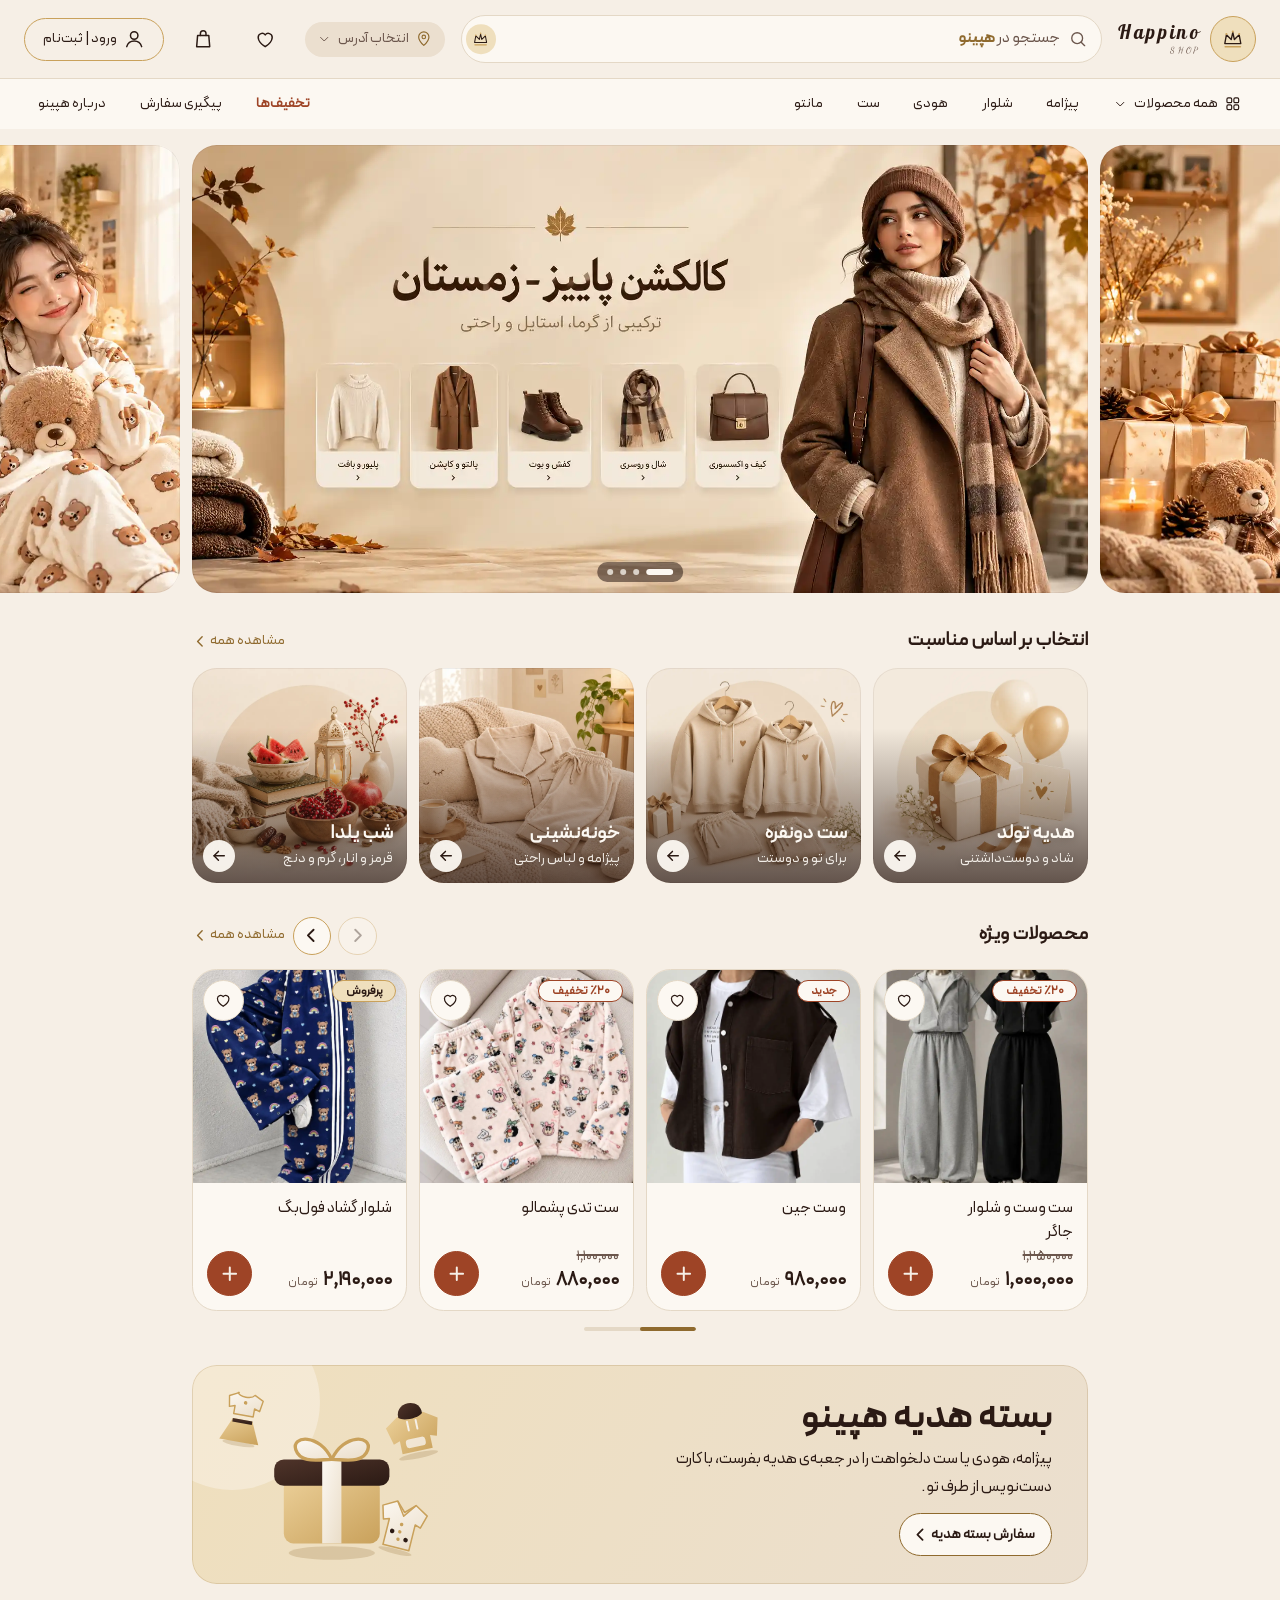
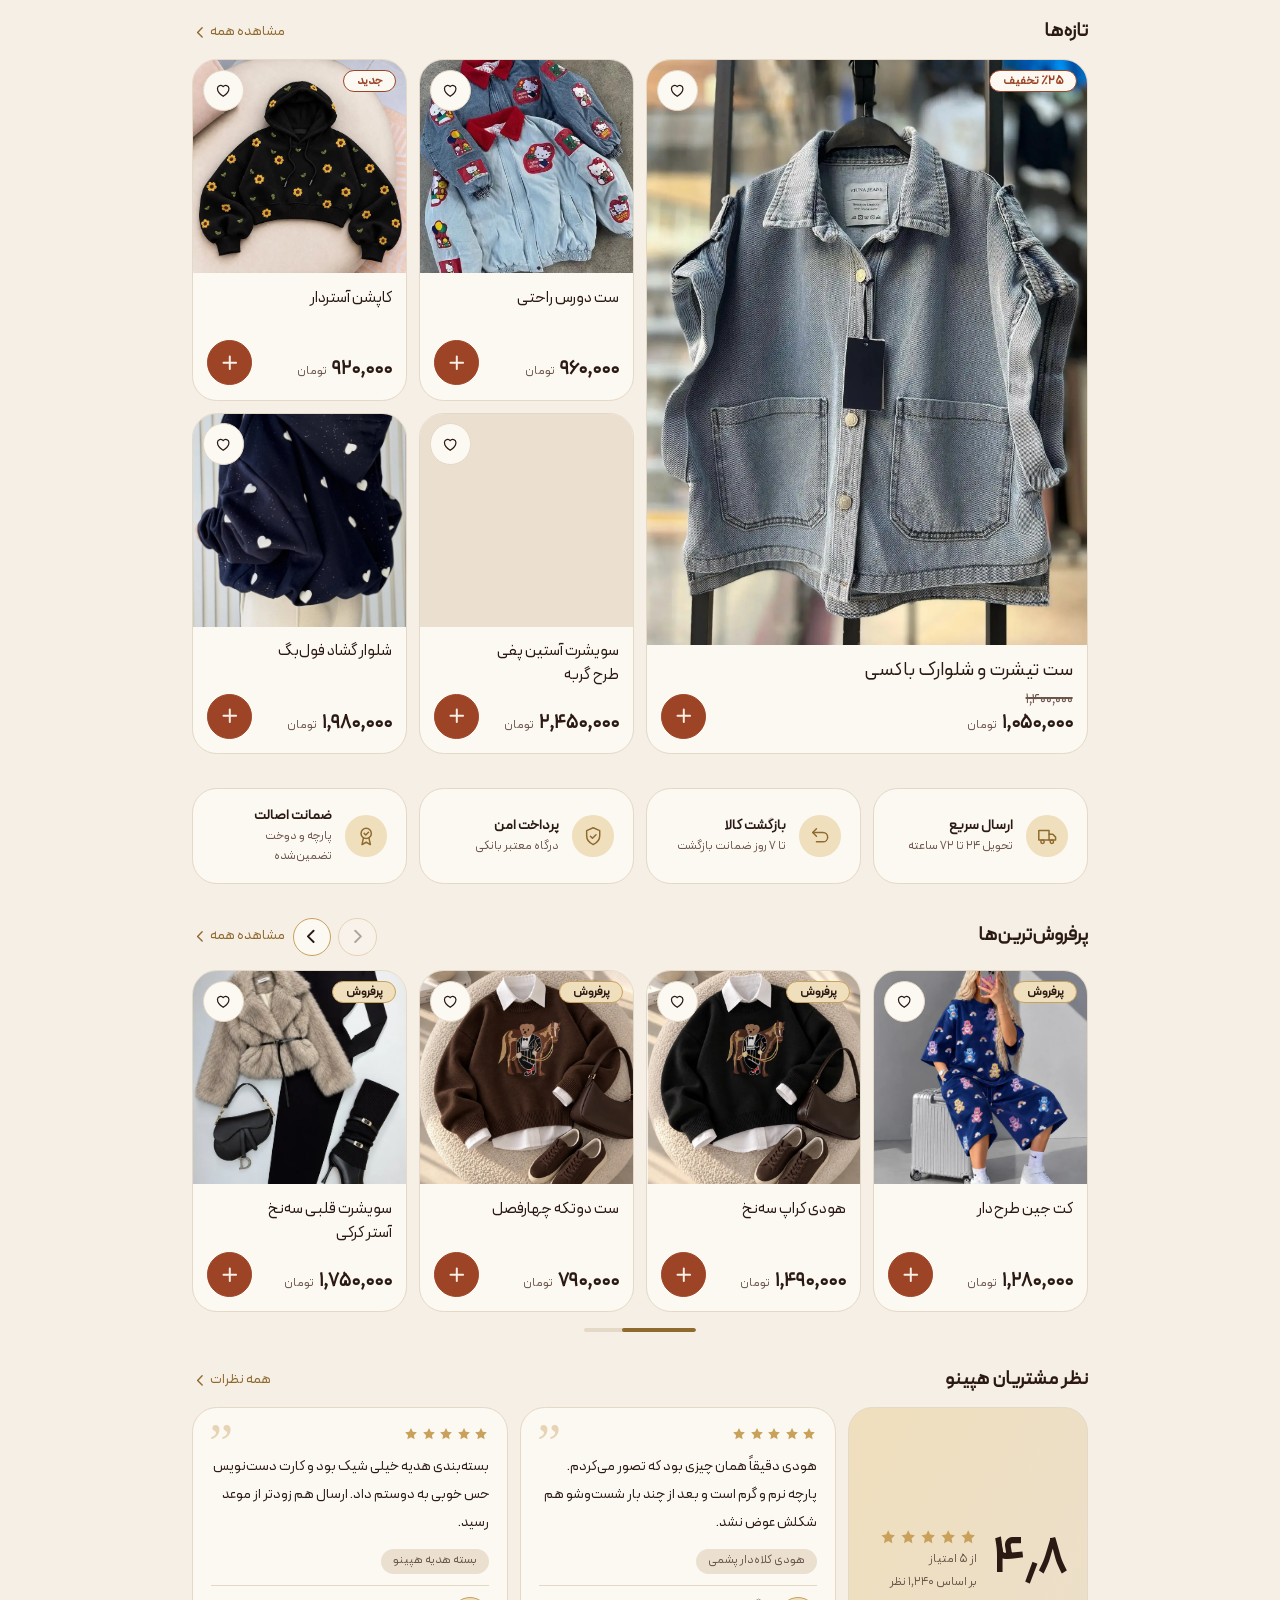
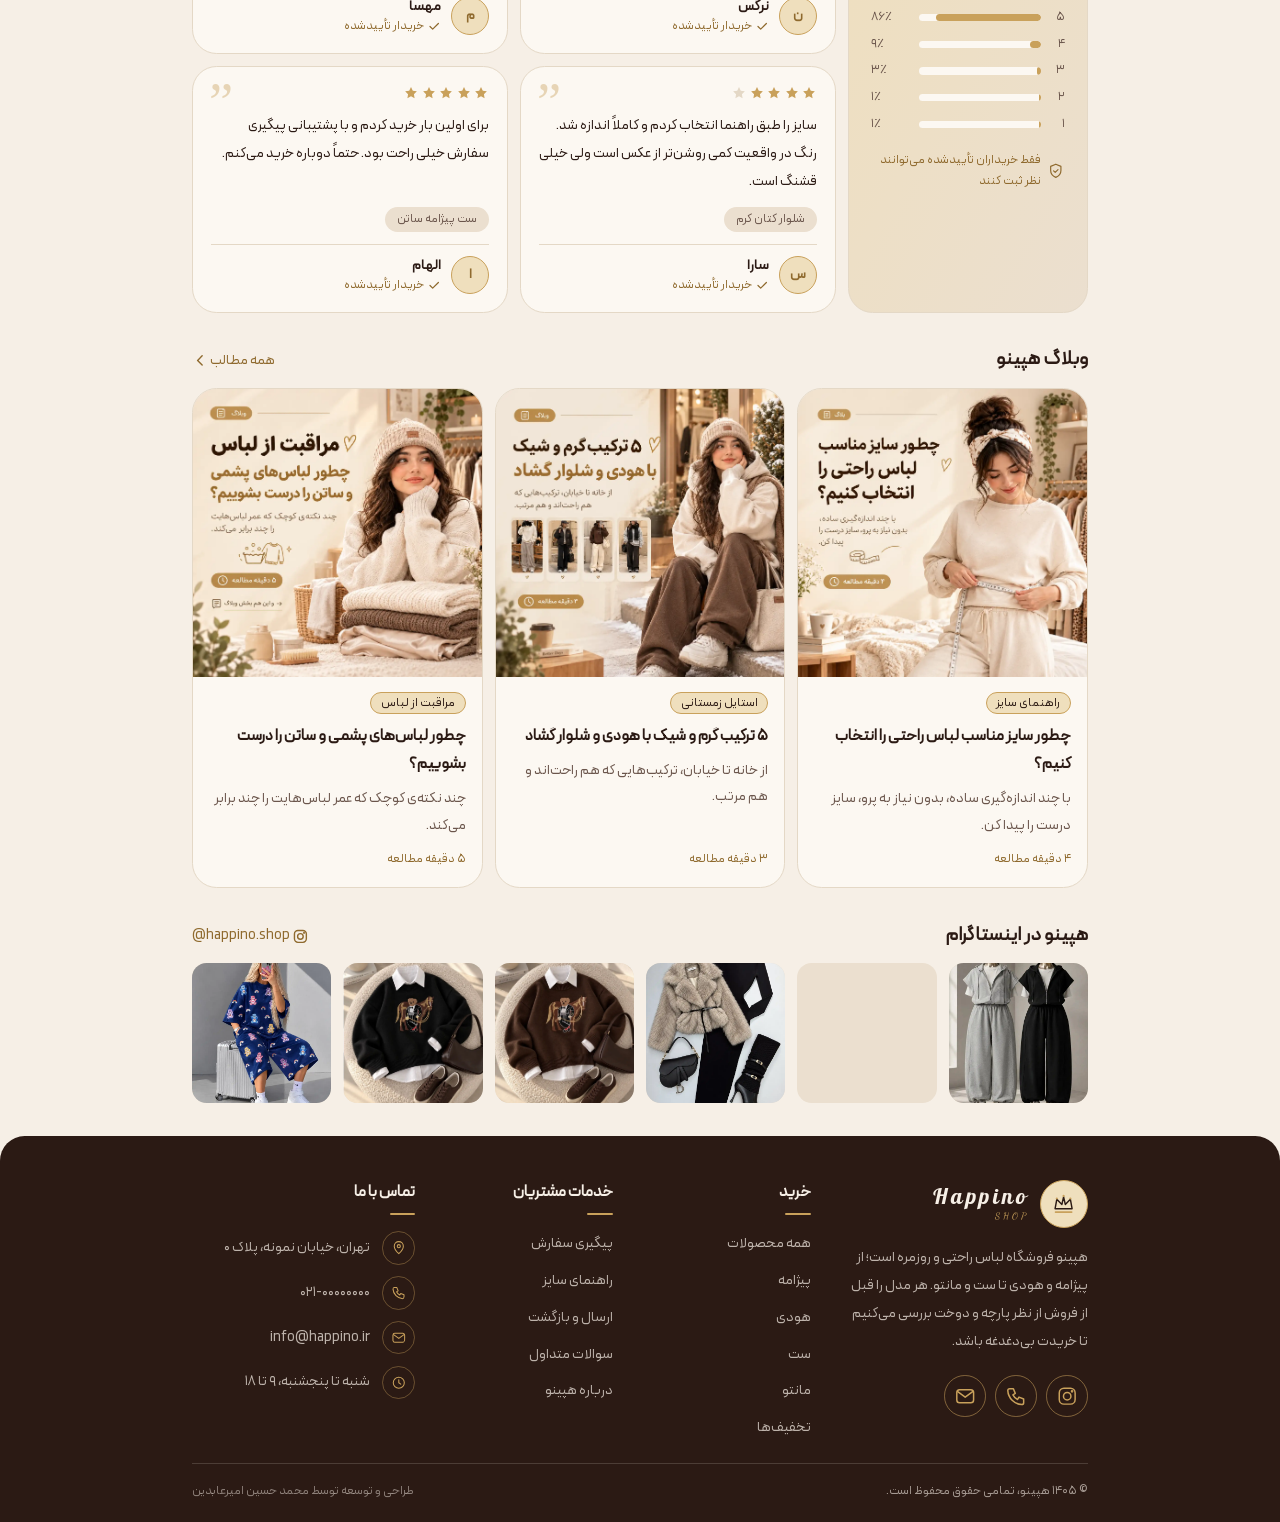
<file: happyno/index.html>
<!DOCTYPE html>
<html lang="fa" dir="rtl">
  <head>
    <meta charset="UTF-8" />
    <meta name="theme-color" content="#EBDFCF" />
    <meta
      name="viewport"
      content="width=device-width, initial-scale=1, viewport-fit=cover"
    />
    <title>هپینو | فروشگاه آنلاین لباس راحتی و روزمره</title>
    <link
      rel="preload"
      href="assets/fonts/Peyda-Regular.ttf"
      as="font"
      type="font/ttf"
      crossorigin
    />
    <link
      rel="preload"
      href="assets/fonts/PlayfairDisplay-Italic-VariableFont_wght.ttf"
      as="font"
      type="font/ttf"
      crossorigin
    />
    <link rel="stylesheet" href="assets/css/style.css" />
  </head>
  <body>
    <svg width="0" height="0" class="sprite" aria-hidden="true">
      <symbol id="i-all" viewBox="0 0 24 24">
        <rect x="3.5" y="3.5" width="7.5" height="7.5" rx="2" class="f" />
        <rect x="3.5" y="13" width="7.5" height="7.5" rx="2" class="f" />
        <rect x="13" y="13" width="7.5" height="7.5" rx="2" class="f" />
        <path
          d="m16.8 3 4.2 4.2-4.2 4.2-4.2-4.2Z"
          fill="currentColor"
          stroke="none"
        />
      </symbol>
      <symbol id="i-charm" viewBox="0 0 24 24">
        <circle cx="12" cy="13.5" r="6.5" />
        <circle cx="6.3" cy="7.6" r="2.3" />
        <circle cx="17.7" cy="7.6" r="2.3" />
        <circle cx="9.7" cy="12.6" r=".7" fill="currentColor" />
        <circle cx="14.3" cy="12.6" r=".7" fill="currentColor" />
        <path d="M11 15.4h2" />
      </symbol>
      <symbol id="i-bag" viewBox="0 0 24 24">
        <path d="M6 8h12l1 12H5L6 8Z" />
        <path d="M9 8V6a3 3 0 0 1 6 0v2" />
      </symbol>
      <symbol id="i-neck" viewBox="0 0 24 24">
        <path d="M4 4c0 8 3.5 12.5 8 12.5S20 12 20 4" />
        <path d="m12 16.5 2.3 2.6L12 22l-2.3-2.9Z" />
      </symbol>
      <symbol id="i-gift" viewBox="0 0 24 24">
        <rect x="4" y="11" width="16" height="9.5" rx="1.5" />
        <rect x="3" y="7.5" width="18" height="3.5" rx="1" />
        <path d="M12 7.5v13" />
        <path
          d="M12 7.5C10.6 4 7 4 7 5.8S10 7.5 12 7.5Zm0 0c1.4-3.5 5-3.5 5-1.7S14 7.5 12 7.5Z"
        />
      </symbol>
      <symbol id="i-store" viewBox="0 0 24 24">
        <path d="m4 9 1.3-4.5h13.4L20 9" />
        <path
          d="M4 9a2.67 2.67 0 0 0 5.33 0 2.67 2.67 0 0 0 5.34 0A2.67 2.67 0 0 0 20 9"
        />
        <path d="M5.5 11.8V20h13v-8.2" />
        <path d="M10 20v-4.5h4V20" />
      </symbol>
      <symbol id="i-heart" viewBox="0 0 24 24">
        <path
          d="M12 20s-7.5-4.6-7.5-10.2A4.2 4.2 0 0 1 12 7.4a4.2 4.2 0 0 1 7.5 2.4C19.5 15.4 12 20 12 20Z"
        />
      </symbol>
      <symbol id="i-search" viewBox="0 0 24 24">
        <circle cx="11" cy="11" r="6.5" />
        <path d="m20 20-4.2-4.2" />
      </symbol>
      <symbol id="i-pin" viewBox="0 0 24 24">
        <path d="M12 21s7-6.2 7-11.5A7 7 0 0 0 5 9.5C5 14.8 12 21 12 21Z" />
        <circle cx="12" cy="9.5" r="2.4" />
      </symbol>
      <symbol id="i-user" viewBox="0 0 24 24">
        <circle cx="12" cy="8" r="4" />
        <path d="M4 20c1.2-4 4.2-6 8-6s6.8 2 8 6" />
      </symbol>
      <symbol id="i-home" viewBox="0 0 24 24">
        <path d="M4 11 12 4l8 7v9h-5v-6H9v6H4v-9Z" />
      </symbol>
      <symbol id="i-shop" viewBox="0 0 24 24">
        <path d="M4 9h16l-1-5H5L4 9Z" />
        <path d="M5 9v11h14V9" />
        <path d="M10 20v-5h4v5" />
      </symbol>
      <symbol id="i-grid" viewBox="0 0 24 24">
        <rect x="4" y="4" width="6.5" height="6.5" rx="1.8" />
        <rect x="13.5" y="4" width="6.5" height="6.5" rx="1.8" />
        <rect x="4" y="13.5" width="6.5" height="6.5" rx="1.8" />
        <rect x="13.5" y="13.5" width="6.5" height="6.5" rx="1.8" />
      </symbol>
      <symbol id="i-down" viewBox="0 0 24 24"><path d="m6 9 6 6 6-6" /></symbol>
      <symbol id="i-chev-l" viewBox="0 0 24 24">
        <path d="m14.5 5.5-6.5 6.5 6.5 6.5" />
      </symbol>
      <symbol id="i-chev-r" viewBox="0 0 24 24">
        <path d="m9.5 5.5 6.5 6.5-6.5 6.5" />
      </symbol>
      <symbol id="i-arrow-l" viewBox="0 0 24 24">
        <path d="M19.5 12h-14" />
        <path d="m11.5 6-6 6 6 6" />
      </symbol>
      <symbol id="i-plus" viewBox="0 0 24 24">
        <path d="M12 5v14M5 12h14" />
      </symbol>
      <symbol id="i-check" viewBox="0 0 24 24">
        <path d="m5 12.5 4.5 4.5L19 7.5" />
      </symbol>
      <symbol id="i-x" viewBox="0 0 24 24">
        <path d="M6 6l12 12M18 6 6 18" />
      </symbol>

      <defs>
        <linearGradient id="g-gold" x1="0" y1="0" x2="1" y2="1">
          <stop offset="0" stop-color="#EBCF98" />
          <stop offset="1" stop-color="#C9A15B" />
        </linearGradient>
        <linearGradient id="g-cream" x1="0" y1="0" x2="1" y2="1">
          <stop offset="0" stop-color="#FCF8F2" />
          <stop offset="1" stop-color="#EADDC8" />
        </linearGradient>
        <linearGradient id="g-esp" x1="0" y1="0" x2="1" y2="1">
          <stop offset="0" stop-color="#4F342A" />
          <stop offset="1" stop-color="#2B1A14" />
        </linearGradient>
        <linearGradient id="g-maple" x1="0" y1="0" x2="1" y2="1">
          <stop offset="0" stop-color="#B8643F" />
          <stop offset="1" stop-color="#9E4426" />
        </linearGradient>
      </defs>
      <symbol id="i-bow" viewBox="0 0 32 32">
        <path
          d="m6 22 2-11 6 6 2-9 2 9 6-6 2 11Z"
          fill="none"
          stroke="#2B1A14"
          stroke-width="1.7"
          stroke-linejoin="round"
        />
        <path
          d="M6.5 26h19"
          stroke="#C9A15B"
          stroke-width="2"
          stroke-linecap="round"
        />
        <circle cx="8" cy="10" r="1.3" fill="#C9A15B" />
        <circle cx="16" cy="7" r="1.3" fill="#C9A15B" />
        <circle cx="24" cy="10" r="1.3" fill="#C9A15B" />
      </symbol>
      <symbol id="i3-all" viewBox="0 0 64 64">
        <ellipse
          cx="32"
          cy="60"
          rx="18"
          ry="2.8"
          fill="#8F6A2E"
          opacity=".22"
        />
        <rect x="7" y="7" width="22" height="22" rx="6" fill="url(#g-gold)" />
        <rect x="7" y="35" width="22" height="22" rx="6" fill="url(#g-esp)" />
        <rect x="35" y="35" width="22" height="22" rx="6" fill="url(#g-gold)" />
        <path d="m46 5 10 10-10 10-10-10Z" fill="url(#g-esp)" />
      </symbol>
      <symbol id="i3-pj" viewBox="0 0 64 64">
        <ellipse
          cx="32"
          cy="60"
          rx="18"
          ry="2.8"
          fill="#8F6A2E"
          opacity=".22"
        />
        <path
          d="M22 8 8 16l4 14 6-2v28h28V28l6 2 4-14-14-8-10 10Z"
          fill="url(#g-cream)"
          stroke="#C9A15B"
          stroke-width="1.6"
          stroke-linejoin="round"
        />
        <path
          d="m22 8 10 14L42 8"
          fill="none"
          stroke="#C9A15B"
          stroke-width="1.6"
          stroke-linejoin="round"
        />
        <g fill="#C9A15B">
          <circle cx="32" cy="31" r="1.8" />
          <circle cx="32" cy="39" r="1.8" />
          <circle cx="32" cy="47" r="1.8" />
        </g>
        <circle cx="24" cy="40" r="2.4" fill="#2B1A14" />
        <circle cx="40" cy="46" r="2.4" fill="#2B1A14" />
      </symbol>
      <symbol id="i3-pants" viewBox="0 0 64 64">
        <ellipse
          cx="32"
          cy="60"
          rx="18"
          ry="2.8"
          fill="#8F6A2E"
          opacity=".22"
        />
        <path d="M19 6h26l6 52H36L32 26l-4 32H13Z" fill="url(#g-gold)" />
        <path d="M19 6h26v6H19Z" fill="url(#g-esp)" />
        <path
          d="m21.5 14-6 44M42.5 14l6 44"
          stroke="#F6EFE6"
          stroke-width="2.2"
          fill="none"
          opacity=".9"
        />
      </symbol>
      <symbol id="i3-hood" viewBox="0 0 64 64">
        <ellipse
          cx="32"
          cy="60"
          rx="18"
          ry="2.8"
          fill="#8F6A2E"
          opacity=".22"
        />
        <path
          d="m20 22-12 8 4 16 6-2v12h28V44l6 2 4-16-12-8Z"
          fill="url(#g-gold)"
        />
        <path d="M21 23C20 8 44 8 43 23c-4 4-18 4-22 0Z" fill="url(#g-esp)" />
        <rect
          x="23"
          y="44"
          width="18"
          height="8"
          rx="3"
          fill="#F6EFE6"
          opacity=".85"
        />
        <path
          d="M28 28v8M36 28v8"
          stroke="#F6EFE6"
          stroke-width="1.8"
          stroke-linecap="round"
        />
      </symbol>
      <symbol id="i3-set" viewBox="0 0 64 64">
        <ellipse
          cx="32"
          cy="60"
          rx="18"
          ry="2.8"
          fill="#8F6A2E"
          opacity=".22"
        />
        <path
          d="M23 4 13 9l2 12 6-2v9h22v-9l6 2 2-12-10-5c-3 5-17 5-19 0Z"
          fill="url(#g-cream)"
          stroke="#C9A15B"
          stroke-width="1.6"
          stroke-linejoin="round"
        />
        <path d="M21 33h22l11 25H10Z" fill="url(#g-gold)" />
        <path d="M21 33h22v4H21Z" fill="url(#g-esp)" />
        <circle cx="32" cy="14" r="2" fill="#C9A15B" />
      </symbol>
      <symbol id="i3-manto" viewBox="0 0 64 64">
        <ellipse
          cx="32"
          cy="60"
          rx="18"
          ry="2.8"
          fill="#8F6A2E"
          opacity=".22"
        />
        <path
          d="m22 6-12 8 3 14 6-2-2 32h30l-2-32 6 2 3-14-12-8-10 10Z"
          fill="url(#g-gold)"
        />
        <path
          d="m22 6 10 10L42 6"
          fill="none"
          stroke="#2B1A14"
          stroke-width="1.8"
          stroke-linejoin="round"
        />
        <path d="M17.5 32h29v4h-29Z" fill="url(#g-esp)" />
        <circle cx="32" cy="45" r="1.8" fill="#F6EFE6" />
        <circle cx="32" cy="52" r="1.8" fill="#F6EFE6" />
      </symbol>
      <symbol id="i3-blouse" viewBox="0 0 64 64">
        <ellipse
          cx="32"
          cy="60"
          rx="18"
          ry="2.8"
          fill="#8F6A2E"
          opacity=".22"
        />
        <path
          d="m21 8-13 7 3 12 7-2v27h28V25l7 2 3-12-13-7c-3 6-19 6-22 0Z"
          fill="url(#g-cream)"
          stroke="#C9A15B"
          stroke-width="1.6"
          stroke-linejoin="round"
        />
        <path d="m32 15-7-5v8Zm0 0 7-5v8Z" fill="url(#g-esp)" />
        <circle cx="32" cy="15" r="2.2" fill="#C9A15B" />
      </symbol>
      <symbol id="i3-skirt" viewBox="0 0 64 64">
        <ellipse
          cx="32"
          cy="60"
          rx="18"
          ry="2.8"
          fill="#8F6A2E"
          opacity=".22"
        />
        <path d="M21 10h22l13 46H8Z" fill="url(#g-gold)" />
        <path d="M21 10h22v6H21Z" fill="url(#g-esp)" />
        <path
          d="m27 18-8 38m10-38v38m6-38 4 38"
          stroke="#F6EFE6"
          stroke-width="1.6"
          fill="none"
          opacity=".7"
        />
      </symbol>
      <symbol id="i3-coat" viewBox="0 0 64 64">
        <ellipse
          cx="32"
          cy="60"
          rx="18"
          ry="2.8"
          fill="#8F6A2E"
          opacity=".22"
        />
        <path
          d="m20 8-12 8 2 16 6-2-1 26h34l-1-26 6 2 2-16-12-8Z"
          fill="url(#g-cream)"
          stroke="#C9A15B"
          stroke-width="1.6"
          stroke-linejoin="round"
        />
        <path
          d="M20 8c4 10 20 10 24 0 3 6-3 15-12 15S17 14 20 8Z"
          fill="url(#g-gold)"
        />
        <path d="M16 38h32v4H16Z" fill="url(#g-esp)" />
      </symbol>
      <symbol id="i3-jeans" viewBox="0 0 64 64">
        <ellipse
          cx="32"
          cy="60"
          rx="18"
          ry="2.8"
          fill="#8F6A2E"
          opacity=".22"
        />
        <path d="M19 6h26l6 52H36L32 24l-4 34H13Z" fill="url(#g-esp)" />
        <path d="M19 6h26v5H19Z" fill="url(#g-gold)" />
        <path
          d="M32 11v13M22 14c0 5 3 7 6 7M42 14c0 5-3 7-6 7"
          stroke="#C9A15B"
          stroke-width="1.5"
          fill="none"
          stroke-dasharray="3 2.5"
          stroke-linecap="round"
        />
      </symbol>
      <symbol id="i3-gift" viewBox="0 0 64 64">
        <ellipse
          cx="32"
          cy="60"
          rx="18"
          ry="2.8"
          fill="#8F6A2E"
          opacity=".22"
        />
        <rect x="12" y="29" width="40" height="27" rx="4" fill="url(#g-gold)" />
        <rect x="8" y="21" width="48" height="11" rx="4" fill="url(#g-esp)" />
        <rect x="28" y="21" width="8" height="35" fill="url(#g-cream)" />
        <path
          d="M32 21C27 10 15 11 17 17s10 4 15 4Zm0 0c5-11 17-10 15-4s-10 4-15 4Z"
          fill="url(#g-cream)"
          stroke="#C9A15B"
          stroke-width="1.4"
          stroke-linejoin="round"
        />
      </symbol>
      <symbol id="i3-sale" viewBox="0 0 64 64">
        <ellipse
          cx="32"
          cy="60"
          rx="18"
          ry="2.8"
          fill="#8F6A2E"
          opacity=".22"
        />
        <path d="M8 8h22l28 28-22 22L8 30Z" fill="url(#g-maple)" />
        <circle cx="18" cy="18" r="3" fill="#F6EFE6" />
        <g
          stroke="#F6EFE6"
          stroke-width="2.4"
          fill="none"
          stroke-linecap="round"
        >
          <circle cx="27" cy="30" r="3.2" />
          <circle cx="38" cy="41" r="3.2" />
          <path d="m39 28-13 15" />
        </g>
      </symbol>
    </svg>

    <!-- 3D category icons (brand palette) -->
    <svg width="0" height="0" class="sprite" aria-hidden="true"></svg>

    <!-- Bottom-nav icons: outline when idle, duotone when active (via --nav-fill / --nav-acc) -->
    <svg width="0" height="0" class="sprite" aria-hidden="true">
      <symbol id="n-home" viewBox="0 0 24 24">
        <path
          d="M5.2 10.7 12 5l6.8 5.7V19a1.8 1.8 0 0 1-1.8 1.8H7A1.8 1.8 0 0 1 5.2 19Z"
          class="nav-fill"
        />
        <path d="M2.9 11.7 12 4l9.1 7.7" />
        <path d="M16.6 7.6V4.9h2.1v4.5" />
        <path d="M9.9 20.8v-4.3a2.1 2.1 0 0 1 4.2 0v4.3" class="nav-acc" />
      </symbol>
      <symbol id="n-shop" viewBox="0 0 24 24">
        <path
          d="M5.4 11.2v7.6a1.8 1.8 0 0 0 1.8 1.8h9.6a1.8 1.8 0 0 0 1.8-1.8v-7.6"
          class="nav-fill"
        />
        <path
          d="M4.3 9.3 5.5 5a1.2 1.2 0 0 1 1.1-.9h10.8a1.2 1.2 0 0 1 1.1.9l1.2 4.3a2.6 2.6 0 0 1-5.2 0 2.6 2.6 0 0 1-5.2 0 2.6 2.6 0 0 1-5.2 0Z"
          class="nav-acc"
        />
        <path d="M9.8 20.6v-3.7a1 1 0 0 1 1-1h2.4a1 1 0 0 1 1 1v3.7" />
      </symbol>
      <symbol id="n-cats" viewBox="0 0 24 24">
        <rect x="3.8" y="3.8" width="7" height="7" rx="2.3" class="nav-fill" />
        <circle cx="16.7" cy="7.3" r="3.5" class="nav-acc" />
        <rect x="3.8" y="13.2" width="7" height="7" rx="2.3" class="nav-fill" />
        <rect
          x="13.2"
          y="13.2"
          width="7"
          height="7"
          rx="2.3"
          class="nav-fill"
        />
      </symbol>
      <symbol id="n-cart" viewBox="0 0 24 24">
        <path
          d="M5.5 8.7h13l1 10.5a1.8 1.8 0 0 1-1.8 2H6.3a1.8 1.8 0 0 1-1.8-2Z"
          class="nav-fill"
        />
        <path d="M8.6 8.7V7.4a3.4 3.4 0 0 1 6.8 0v1.3" />
        <path d="M9.3 12.8a2.7 2.7 0 0 0 5.4 0" class="nav-acc-stroke" />
      </symbol>
      <symbol id="n-user" viewBox="0 0 24 24">
        <path
          d="M4.7 20.5c.7-4 3.6-6.3 7.3-6.3s6.6 2.3 7.3 6.3Z"
          class="nav-fill"
        />
        <circle cx="12" cy="8" r="3.9" class="nav-acc" />
      </symbol>
    </svg>

    <!-- Mobile category cards (scroll away with the page) -->
    <div class="hd" id="hd">
      <nav class="tabs" aria-label="دسته‌بندی‌ها">
        <a class="tab tab-all" href="#" aria-label="همه"
          ><span class="tab-i"
            ><svg class="ic3"><use href="#i3-all" /></svg></span></a
        ><a class="tab" href="#" aria-current="page"
          ><span class="tab-i"
            ><svg class="ic3"><use href="#i3-pj" /></svg></span
          ><span class="tab-t">پیژامه</span></a
        ><a class="tab" href="#"
          ><span class="tab-i"
            ><svg class="ic3"><use href="#i3-pants" /></svg></span
          ><span class="tab-t">شلوار</span></a
        ><a class="tab" href="#"
          ><span class="tab-i"
            ><svg class="ic3"><use href="#i3-hood" /></svg></span
          ><span class="tab-t">هودی</span></a
        ><a class="tab" href="#"
          ><span class="tab-i"
            ><svg class="ic3"><use href="#i3-set" /></svg></span
          ><span class="tab-t">ست</span></a
        ><a class="tab" href="#"
          ><span class="tab-i"
            ><svg class="ic3"><use href="#i3-manto" /></svg></span
          ><span class="tab-t">مانتو</span></a
        ><a class="tab" href="#"
          ><span class="tab-i"
            ><svg class="ic3"><use href="#i3-blouse" /></svg></span
          ><span class="tab-t">شومیز</span></a
        ><a class="tab" href="#"
          ><span class="tab-i"
            ><svg class="ic3"><use href="#i3-skirt" /></svg></span
          ><span class="tab-t">دامن</span></a
        ><a class="tab" href="#"
          ><span class="tab-i"
            ><svg class="ic3"><use href="#i3-coat" /></svg></span
          ><span class="tab-t">پالتو</span></a
        ><a class="tab" href="#"
          ><span class="tab-i"
            ><svg class="ic3"><use href="#i3-jeans" /></svg></span
          ><span class="tab-t">جین</span></a
        ><a class="tab" href="#"
          ><span class="tab-i"
            ><svg class="ic3"><use href="#i3-gift" /></svg></span
          ><span class="tab-t">بسته هدیه</span></a
        ><a class="tab" href="#"
          ><span class="tab-i"
            ><svg class="ic3"><use href="#i3-sale" /></svg></span
          ><span class="tab-t">تخفیف‌ها</span></a
        >
      </nav>

      <!-- Sticky bar: search on mobile; full header on tablet/desktop -->
      <div class="bar" id="bar" role="banner">
        <div class="wrap row">
          <a class="logo" href="#" aria-label="هپینو - صفحه اصلی">
            <span class="logo-mark"
              ><svg><use href="#i-bow" /></svg
            ></span>
            <span class="logo-txt">Happino<small>SHOP</small></span>
          </a>

          <form class="search" role="search" action="/search">
            <svg class="ic s-ic"><use href="#i-search" /></svg>
            <input
              type="search"
              name="q"
              placeholder=" "
              aria-label="جستجو در هپینو"
              enterkeyhint="search"
            />
            <span class="s-ph" aria-hidden="true">جستجو در <b>هپینو</b></span>
            <button type="submit" class="s-mark" aria-label="جستجو">
              <svg><use href="#i-bow" /></svg>
            </button>
          </form>

          <a class="ibtn circ heart" href="#" aria-label="علاقه‌مندی‌ها"
            ><svg class="ic"><use href="#i-heart" /></svg
          ></a>
          <a class="ibtn cart-d" href="#" aria-label="سبد خرید"
            ><svg class="ic"><use href="#i-bag" /></svg
            ><span class="badge js-cart" data-n="0"></span
          ></a>
          <a class="ibtn acct" href="#" aria-label="حساب من"
            ><svg class="ic"><use href="#i-user" /></svg
          ></a>
          <a class="login" href="#"
            ><svg class="ic"><use href="#i-user" /></svg>ورود | ثبت‌نام</a
          >
        </div>

        <!-- Tablet + desktop nav -->
        <div class="desk-nav" id="deskNav">
          <div class="wrap">
            <ul>
              <li>
                <button id="megaBtn" aria-expanded="false" aria-controls="mega">
                  <svg class="ic"><use href="#i-grid" /></svg>همه محصولات<svg
                    class="ic chev"
                  >
                    <use href="#i-down" />
                  </svg>
                </button>
              </li>
              <li><a href="#">پیژامه</a></li>
              <li><a href="#">شلوار</a></li>
              <li><a href="#">هودی</a></li>
              <li><a href="#">ست</a></li>
              <li><a href="#">مانتو</a></li>
              <li class="sp"></li>
              <li><a href="#" class="promo">تخفیف‌ها</a></li>
              <li><a href="#">پیگیری سفارش</a></li>
              <li><a href="#">درباره هپینو</a></li>
            </ul>
          </div>
        </div>
        <div class="mega" id="mega">
          <div class="wrap">
            <div>
              <h3>
                <svg class="ic3">
                  <use href="#i3-pj" /></svg
                >لباس راحتی
              </h3>
              <ul>
                <li><a href="#">پیژامه طرح کارتونی</a></li>
                <li><a href="#">ست دونفره</a></li>
                <li><a href="#">هودی و سوئی‌شرت</a></li>
                <li><a href="#">همه لباس‌های راحتی</a></li>
              </ul>
            </div>
            <div>
              <h3>
                <svg class="ic3">
                  <use href="#i3-pants" /></svg
                >شلوار و جین
              </h3>
              <ul>
                <li><a href="#">شلوار گشاد</a></li>
                <li><a href="#">جین گشاد</a></li>
                <li><a href="#">شلوار فانتزی</a></li>
                <li><a href="#">همه شلوارها</a></li>
              </ul>
            </div>
            <div>
              <h3>
                <svg class="ic3">
                  <use href="#i3-manto" /></svg
                >مانتو و پالتو
              </h3>
              <ul>
                <li><a href="#">مانتو</a></li>
                <li><a href="#">شومیز</a></li>
                <li><a href="#">پالتو و خز</a></li>
                <li><a href="#">دامن</a></li>
              </ul>
            </div>
            <div>
              <h3>
                <svg class="ic3">
                  <use href="#i3-gift" /></svg
                >ست و هدیه
              </h3>
              <ul>
                <li><a href="#">ست بافت و گلدوزی</a></li>
                <li><a href="#">بسته هدیه</a></li>
                <li><a href="#">کارت هدیه</a></li>
              </ul>
            </div>
            <a class="mega-img" href="#"
              ><img
                src="assets/img/image-1.webp"
                alt="کالکشن پاییز–زمستان هپینو"
                loading="lazy"
                decoding="async"
              />
              <div class="mega-img-t">
                <b>کالکشن پاییز–زمستان</b>
                <p>هر هفته چند مدل تازه</p>
              </div></a
            >
          </div>
        </div>
      </div>
    </div>
    <div class="hd-sp" aria-hidden="true"></div>

    <!-- Address row (mobile, scrolls away) -->
    <div class="addr-row">
      <button class="addr js-addr" aria-haspopup="true" aria-expanded="false">
        <svg class="ic"><use href="#i-pin" /></svg
        ><span class="js-city">انتخاب آدرس</span
        ><svg class="ic chev"><use href="#i-down" /></svg>
      </button>
    </div>

    <div class="amodal" id="amodal" aria-hidden="true">
      <div class="am-scrim" data-close></div>
      <div
        class="am-panel"
        role="dialog"
        aria-modal="true"
        aria-labelledby="amTitle"
        tabindex="-1"
      >
        <div class="am-head">
          <div>
            <h2 id="amTitle">انتخاب شهر</h2>
            <p>هزینه و زمان ارسال بر اساس شهر شما محاسبه می‌شود.</p>
          </div>
          <button type="button" class="am-x" data-close aria-label="بستن">
            <svg class="ic" aria-hidden="true"><use href="#i-x" /></svg>
          </button>
        </div>
        <div class="am-search">
          <svg class="ic"><use href="#i-search" /></svg
          ><input
            id="amQ"
            type="search"
            placeholder="جستجوی شهر"
            autocomplete="off"
            aria-label="جستجوی شهر"
          />
        </div>
        <div
          class="am-pop"
          id="amPop"
          role="radiogroup"
          aria-label="شهرهای پرتکرار"
        ></div>
        <ul
          class="am-list"
          id="amList"
          role="radiogroup"
          aria-label="همه شهرها"
        ></ul>
        <p class="am-empty" id="amEmpty" hidden>شهری با این نام پیدا نشد.</p>
      </div>
    </div>

    <!-- Hero slider -->
    <section
      class="hero"
      id="hero"
      role="region"
      aria-roledescription="carousel"
      aria-label="بنرهای هپینو"
    >
      <div class="hero-track">
        <a class="slide" href="#">
          <picture>
            <img
              src="assets/img/swiper-1.webp"
              alt="کالکشن پاییز–زمستان"
              fetchpriority="high"
              decoding="async"
              draggable="false"
            />
          </picture>
        </a>
        <a class="slide is-light" href="#">
          <picture>
            <img
              src="assets/img/swiper-2.webp"
              alt="پیژامه‌های کارتونی"
              loading="lazy"
              decoding="async"
              draggable="false"
            />
          </picture>
        </a>
        <a class="slide" href="#">
          <picture>
            <img
              src="assets/img/swiper-3.webp"
              alt="هودی و سوئی‌شرت"
              loading="lazy"
              decoding="async"
              draggable="false"
            />
          </picture>
        </a>
        <a class="slide is-light" href="#">
          <picture>
            <img
              src="assets/img/swiper-4.webp"
              alt="بسته هدیه"
              loading="lazy"
              decoding="async"
              draggable="false"
            />
          </picture>
        </a>
      </div>
      <button type="button" class="hero-btn prev" aria-label="اسلاید قبلی">
        <svg class="ic" aria-hidden="true"><use href="#i-chev-r" /></svg>
      </button>
      <button type="button" class="hero-btn next" aria-label="اسلاید بعدی">
        <svg class="ic" aria-hidden="true"><use href="#i-chev-l" /></svg>
      </button>
      <div class="dots" role="group" aria-label="انتخاب اسلاید"></div>
    </section>

    <!-- Occasion cards -->
    <section class="occs" aria-labelledby="occT">
      <div class="sec-h">
        <h2 id="occT">انتخاب بر اساس مناسبت</h2>
        <a href="#"
          >مشاهده همه<svg class="ic" aria-hidden="true">
            <use href="#i-chev-l" /></svg
        ></a>
      </div>
      <div class="occ-grid">
        <a class="occ" href="#"
          ><img
            src="assets/img/holiday-1.webp"
            alt=""
            loading="lazy"
            decoding="async"
            draggable="false" /><span class="occ-t"
            ><b>هدیه تولد</b><span>شاد و دوست‌داشتنی</span></span
          ><span class="occ-go" aria-hidden="true"
            ><svg class="ic" aria-hidden="true">
              <use href="#i-arrow-l" /></svg></span
        ></a>
        <a class="occ" href="#"
          ><img
            src="assets/img/holiday-2.webp"
            alt=""
            loading="lazy"
            decoding="async"
            draggable="false" /><span class="occ-t"
            ><b>ست دونفره</b><span>برای تو و دوستت</span></span
          ><span class="occ-go" aria-hidden="true"
            ><svg class="ic" aria-hidden="true">
              <use href="#i-arrow-l" /></svg></span
        ></a>
        <a class="occ" href="#"
          ><img
            src="assets/img/holiday-3.webp"
            alt=""
            loading="lazy"
            decoding="async"
            draggable="false" /><span class="occ-t"
            ><b>خونه‌نشینی</b><span>پیژامه و لباس راحتی</span></span
          ><span class="occ-go" aria-hidden="true"
            ><svg class="ic" aria-hidden="true">
              <use href="#i-arrow-l" /></svg></span
        ></a>
        <a class="occ" href="#"
          ><img
            src="assets/img/holiday-4.webp"
            alt=""
            loading="lazy"
            decoding="async"
            draggable="false" /><span class="occ-t"
            ><b>شب یلدا</b><span>قرمز و انار، گرم و دنج</span></span
          ><span class="occ-go" aria-hidden="true"
            ><svg class="ic" aria-hidden="true">
              <use href="#i-arrow-l" /></svg></span
        ></a>
      </div>
    </section>

    <!-- Featured products slider -->
    <section class="feat" aria-labelledby="featT">
      <div class="sec-h">
        <h2 id="featT">محصولات ویژه</h2>
        <div class="feat-act">
          <button
            type="button"
            class="feat-btn"
            id="featPrev"
            aria-label="محصولات قبلی"
          >
            <svg class="ic" aria-hidden="true"><use href="#i-chev-r" /></svg>
          </button>
          <button
            type="button"
            class="feat-btn"
            id="featNext"
            aria-label="محصولات بعدی"
          >
            <svg class="ic" aria-hidden="true"><use href="#i-chev-l" /></svg>
          </button>
          <a href="#"
            >مشاهده همه<svg class="ic" aria-hidden="true">
              <use href="#i-chev-l" /></svg
          ></a>
        </div>
      </div>
      <div
        class="feat-track"
        id="featTrack"
        tabindex="0"
        role="group"
        aria-roledescription="carousel"
        aria-label="محصولات ویژه"
      >
        <article class="pc" data-tone="1">
          <a class="pc-i" href="#" tabindex="-1" aria-hidden="true"
            ><img
              src="assets/img/image-1.webp"
              alt=""
              width="800"
              height="800"
              loading="lazy"
              decoding="async"
              draggable="false" /></a
          ><span class="pc-b">٪۲۰ تخفیف</span
          ><button
            type="button"
            class="pc-h"
            aria-pressed="false"
            aria-label="افزودن ست وست و شلوار جاگر به علاقه‌مندی‌ها"
          >
            <svg class="ic" aria-hidden="true"><use href="#i-heart" /></svg>
          </button>
          <div class="pc-pn">
            <div class="pc-tx">
              <h3 class="pc-t"><a href="#">ست وست و شلوار جاگر</a></h3>
              <p class="pc-o"><s>۱٬۲۵۰٬۰۰۰</s></p>
              <p class="pc-p"><b>۱٬۰۰۰٬۰۰۰</b><small>تومان</small></p>
            </div>
            <button
              type="button"
              class="pc-add"
              aria-label="افزودن ست وست و شلوار جاگر به سبد خرید"
              title="افزودن به سبد"
            >
              <svg class="ic ic-p" aria-hidden="true">
                <use href="#i-plus" /></svg
              ><svg class="ic ic-ok" aria-hidden="true">
                <use href="#i-check" />
              </svg>
            </button>
          </div>
        </article>
        <article class="pc" data-tone="2">
          <a class="pc-i" href="#" tabindex="-1" aria-hidden="true"
            ><img
              src="assets/img/image-13.webp"
              alt=""
              width="800"
              height="800"
              loading="lazy"
              decoding="async"
              draggable="false" /></a
          ><span class="pc-b">جدید</span
          ><button
            type="button"
            class="pc-h"
            aria-pressed="false"
            aria-label="افزودن وست جین به علاقه‌مندی‌ها"
          >
            <svg class="ic" aria-hidden="true"><use href="#i-heart" /></svg>
          </button>
          <div class="pc-pn">
            <div class="pc-tx">
              <h3 class="pc-t"><a href="#">وست جین</a></h3>
              <p class="pc-o"></p>
              <p class="pc-p"><b>۹۸۰٬۰۰۰</b><small>تومان</small></p>
            </div>
            <button
              type="button"
              class="pc-add"
              aria-label="افزودن وست جین به سبد خرید"
              title="افزودن به سبد"
            >
              <svg class="ic ic-p" aria-hidden="true">
                <use href="#i-plus" /></svg
              ><svg class="ic ic-ok" aria-hidden="true">
                <use href="#i-check" />
              </svg>
            </button>
          </div>
        </article>
        <article class="pc" data-tone="3">
          <a class="pc-i" href="#" tabindex="-1" aria-hidden="true"
            ><img
              src="assets/img/image-12.webp"
              alt=""
              width="800"
              height="800"
              loading="lazy"
              decoding="async"
              draggable="false" /></a
          ><span class="pc-b">٪۲۰ تخفیف</span
          ><button
            type="button"
            class="pc-h"
            aria-pressed="false"
            aria-label="افزودن ست تدی پشمالو به علاقه‌مندی‌ها"
          >
            <svg class="ic" aria-hidden="true"><use href="#i-heart" /></svg>
          </button>
          <div class="pc-pn">
            <div class="pc-tx">
              <h3 class="pc-t"><a href="#">ست تدی پشمالو</a></h3>
              <p class="pc-o"><s>۱٬۱۰۰٬۰۰۰</s></p>
              <p class="pc-p"><b>۸۸۰٬۰۰۰</b><small>تومان</small></p>
            </div>
            <button
              type="button"
              class="pc-add"
              aria-label="افزودن ست تدی پشمالو به سبد خرید"
              title="افزودن به سبد"
            >
              <svg class="ic ic-p" aria-hidden="true">
                <use href="#i-plus" /></svg
              ><svg class="ic ic-ok" aria-hidden="true">
                <use href="#i-check" />
              </svg>
            </button>
          </div>
        </article>
        <article class="pc" data-tone="4">
          <a class="pc-i" href="#" tabindex="-1" aria-hidden="true"
            ><img
              src="assets/img/image-11.webp"
              alt=""
              width="800"
              height="800"
              loading="lazy"
              decoding="async"
              draggable="false" /></a
          ><span class="pc-b pc-b--gold">پرفروش</span
          ><button
            type="button"
            class="pc-h"
            aria-pressed="false"
            aria-label="افزودن شلوار گشاد فول‌بگ به علاقه‌مندی‌ها"
          >
            <svg class="ic" aria-hidden="true"><use href="#i-heart" /></svg>
          </button>
          <div class="pc-pn">
            <div class="pc-tx">
              <h3 class="pc-t"><a href="#">شلوار گشاد فول‌بگ</a></h3>
              <p class="pc-o"></p>
              <p class="pc-p"><b>۲٬۱۹۰٬۰۰۰</b><small>تومان</small></p>
            </div>
            <button
              type="button"
              class="pc-add"
              aria-label="افزودن شلوار گشاد فول‌بگ به سبد خرید"
              title="افزودن به سبد"
            >
              <svg class="ic ic-p" aria-hidden="true">
                <use href="#i-plus" /></svg
              ><svg class="ic ic-ok" aria-hidden="true">
                <use href="#i-check" />
              </svg>
            </button>
          </div>
        </article>
        <article class="pc" data-tone="1">
          <a class="pc-i" href="#" tabindex="-1" aria-hidden="true"
            ><img
              src="assets/img/image-10.webp"
              alt=""
              width="800"
              height="800"
              loading="lazy"
              decoding="async"
              draggable="false" /></a
          ><button
            type="button"
            class="pc-h"
            aria-pressed="false"
            aria-label="افزودن ست شومیز و دامن پلیسه آستر خز به علاقه‌مندی‌ها"
          >
            <svg class="ic" aria-hidden="true"><use href="#i-heart" /></svg>
          </button>
          <div class="pc-pn">
            <div class="pc-tx">
              <h3 class="pc-t">
                <a href="#">ست شومیز و دامن پلیسه آستر خز</a>
              </h3>
              <p class="pc-o"></p>
              <p class="pc-p"><b>۱٬۸۵۰٬۰۰۰</b><small>تومان</small></p>
            </div>
            <button
              type="button"
              class="pc-add"
              aria-label="افزودن ست شومیز و دامن پلیسه آستر خز به سبد خرید"
              title="افزودن به سبد"
            >
              <svg class="ic ic-p" aria-hidden="true">
                <use href="#i-plus" /></svg
              ><svg class="ic ic-ok" aria-hidden="true">
                <use href="#i-check" />
              </svg>
            </button>
          </div>
        </article>
        <article class="pc" data-tone="2">
          <a class="pc-i" href="#" tabindex="-1" aria-hidden="true"
            ><img
              src="assets/img/image-9.webp"
              alt=""
              width="800"
              height="800"
              loading="lazy"
              decoding="async"
              draggable="false" /></a
          ><span class="pc-b">٪۲۰ تخفیف</span
          ><button
            type="button"
            class="pc-h"
            aria-pressed="false"
            aria-label="افزودن هودی طرح فرشته به علاقه‌مندی‌ها"
          >
            <svg class="ic" aria-hidden="true"><use href="#i-heart" /></svg>
          </button>
          <div class="pc-pn">
            <div class="pc-tx">
              <h3 class="pc-t"><a href="#">هودی طرح فرشته</a></h3>
              <p class="pc-o"><s>۹۰۰٬۰۰۰</s></p>
              <p class="pc-p"><b>۷۲۰٬۰۰۰</b><small>تومان</small></p>
            </div>
            <button
              type="button"
              class="pc-add"
              aria-label="افزودن هودی طرح فرشته به سبد خرید"
              title="افزودن به سبد"
            >
              <svg class="ic ic-p" aria-hidden="true">
                <use href="#i-plus" /></svg
              ><svg class="ic ic-ok" aria-hidden="true">
                <use href="#i-check" />
              </svg>
            </button>
          </div>
        </article>
        <article class="pc" data-tone="3">
          <a class="pc-i" href="#" tabindex="-1" aria-hidden="true"
            ><img
              src="assets/img/image-8.webp"
              alt=""
              width="800"
              height="800"
              loading="lazy"
              decoding="async"
              draggable="false" /></a
          ><span class="pc-b">جدید</span
          ><button
            type="button"
            class="pc-h"
            aria-pressed="false"
            aria-label="افزودن دامن سوییت پاییزه به علاقه‌مندی‌ها"
          >
            <svg class="ic" aria-hidden="true"><use href="#i-heart" /></svg>
          </button>
          <div class="pc-pn">
            <div class="pc-tx">
              <h3 class="pc-t"><a href="#">دامن سوییت پاییزه</a></h3>
              <p class="pc-o"></p>
              <p class="pc-p"><b>۸۴۰٬۰۰۰</b><small>تومان</small></p>
            </div>
            <button
              type="button"
              class="pc-add"
              aria-label="افزودن دامن سوییت پاییزه به سبد خرید"
              title="افزودن به سبد"
            >
              <svg class="ic ic-p" aria-hidden="true">
                <use href="#i-plus" /></svg
              ><svg class="ic ic-ok" aria-hidden="true">
                <use href="#i-check" />
              </svg>
            </button>
          </div>
        </article>
        <article class="pc" data-tone="4">
          <a class="pc-i" href="#" tabindex="-1" aria-hidden="true"
            ><img
              src="assets/img/image-7.webp"
              alt=""
              width="800"
              height="800"
              loading="lazy"
              decoding="async"
              draggable="false" /></a
          ><button
            type="button"
            class="pc-h"
            aria-pressed="false"
            aria-label="افزودن هودی پشم بره‌ای آستر کرکی به علاقه‌مندی‌ها"
          >
            <svg class="ic" aria-hidden="true"><use href="#i-heart" /></svg>
          </button>
          <div class="pc-pn">
            <div class="pc-tx">
              <h3 class="pc-t">
                <a href="#">هودی پشم بره‌ای آستر کرکی</a>
              </h3>
              <p class="pc-o"></p>
              <p class="pc-p"><b>۳٬۲۰۰٬۰۰۰</b><small>تومان</small></p>
            </div>
            <button
              type="button"
              class="pc-add"
              aria-label="افزودن هودی پشم بره‌ای آستر کرکی به سبد خرید"
              title="افزودن به سبد"
            >
              <svg class="ic ic-p" aria-hidden="true">
                <use href="#i-plus" /></svg
              ><svg class="ic ic-ok" aria-hidden="true">
                <use href="#i-check" />
              </svg>
            </button>
          </div>
        </article>
      </div>
      <div class="feat-bar" aria-hidden="true"><i id="featThumb"></i></div>
    </section>

    <!-- Gift banner: whole banner is one link. Edit the texts; to use a real photo put it as an <img> before .hm-tx and hide .hm-art. -->
    <section class="hm" aria-label="بسته هدیه هپینو">
      <a class="hm-card" href="#">
        <div class="hm-tx">
          <h2>بسته هدیه هپینو</h2>
          <p>
            پیژامه، هودی یا ست دلخواهت را در جعبه‌ی هدیه بفرست، با کارت دست‌نویس
            از طرف تو.
          </p>
          <span class="hm-go"
            >سفارش بسته هدیه<svg class="ic" aria-hidden="true">
              <use href="#i-chev-l" /></svg
          ></span>
        </div>
        <div class="hm-art" aria-hidden="true">
          <svg class="ic3 m"><use href="#i3-gift" /></svg
          ><svg class="ic3 a"><use href="#i3-hood" /></svg
          ><svg class="ic3 b"><use href="#i3-set" /></svg
          ><svg class="ic3 c"><use href="#i3-pj" /></svg>
        </div>
      </a>
    </section>

    <!-- New arrivals: a grid (not a slider) so it differs from Featured. Items shown: 4 on phones, 6 on tablets, 5 (first = big 2x2) on laptops, 7 on 1600px+. -->
    <section class="new" aria-labelledby="newT">
      <div class="sec-h">
        <h2 id="newT">تازه‌ها</h2>
        <a href="#"
          >مشاهده همه<svg class="ic" aria-hidden="true">
            <use href="#i-chev-l" /></svg
        ></a>
      </div>
      <div class="new-grid">
        <article class="pc" data-tone="1">
          <a class="pc-i" href="#" tabindex="-1" aria-hidden="true"
            ><img
              src="assets/img/image-20.webp"
              alt=""
              width="800"
              height="800"
              loading="lazy"
              decoding="async"
              draggable="false" /></a
          ><span class="pc-b">٪۲۵ تخفیف</span
          ><button
            type="button"
            class="pc-h"
            aria-pressed="false"
            aria-label="افزودن ست تیشرت و شلوارک باکسی به علاقه‌مندی‌ها"
          >
            <svg class="ic" aria-hidden="true"><use href="#i-heart" /></svg>
          </button>
          <div class="pc-pn">
            <div class="pc-tx">
              <h3 class="pc-t">
                <a href="#">ست تیشرت و شلوارک باکسی</a>
              </h3>
              <p class="pc-o"><s>۱٬۴۰۰٬۰۰۰</s></p>
              <p class="pc-p"><b>۱٬۰۵۰٬۰۰۰</b><small>تومان</small></p>
            </div>
            <button
              type="button"
              class="pc-add"
              aria-label="افزودن ست تیشرت و شلوارک باکسی به سبد خرید"
              title="افزودن به سبد"
            >
              <svg class="ic ic-p" aria-hidden="true">
                <use href="#i-plus" /></svg
              ><svg class="ic ic-ok" aria-hidden="true">
                <use href="#i-check" />
              </svg>
            </button>
          </div>
        </article>
        <article class="pc" data-tone="2">
          <a class="pc-i" href="#" tabindex="-1" aria-hidden="true"
            ><img
              src="assets/img/image-19.webp"
              alt=""
              width="800"
              height="800"
              loading="lazy"
              decoding="async"
              draggable="false" /></a
          ><button
            type="button"
            class="pc-h"
            aria-pressed="false"
            aria-label="افزودن ست دورس راحتی به علاقه‌مندی‌ها"
          >
            <svg class="ic" aria-hidden="true"><use href="#i-heart" /></svg>
          </button>
          <div class="pc-pn">
            <div class="pc-tx">
              <h3 class="pc-t"><a href="#">ست دورس راحتی</a></h3>
              <p class="pc-o"></p>
              <p class="pc-p"><b>۹۶۰٬۰۰۰</b><small>تومان</small></p>
            </div>
            <button
              type="button"
              class="pc-add"
              aria-label="افزودن ست دورس راحتی به سبد خرید"
              title="افزودن به سبد"
            >
              <svg class="ic ic-p" aria-hidden="true">
                <use href="#i-plus" /></svg
              ><svg class="ic ic-ok" aria-hidden="true">
                <use href="#i-check" />
              </svg>
            </button>
          </div>
        </article>
        <article class="pc" data-tone="3">
          <a class="pc-i" href="#" tabindex="-1" aria-hidden="true"
            ><img
              src="assets/img/image-18.webp"
              alt=""
              width="800"
              height="800"
              loading="lazy"
              decoding="async"
              draggable="false" /></a
          ><span class="pc-b">جدید</span
          ><button
            type="button"
            class="pc-h"
            aria-pressed="false"
            aria-label="افزودن کاپشن آستردار به علاقه‌مندی‌ها"
          >
            <svg class="ic" aria-hidden="true"><use href="#i-heart" /></svg>
          </button>
          <div class="pc-pn">
            <div class="pc-tx">
              <h3 class="pc-t"><a href="#">کاپشن آستردار</a></h3>
              <p class="pc-o"></p>
              <p class="pc-p"><b>۹۲۰٬۰۰۰</b><small>تومان</small></p>
            </div>
            <button
              type="button"
              class="pc-add"
              aria-label="افزودن کاپشن آستردار به سبد خرید"
              title="افزودن به سبد"
            >
              <svg class="ic ic-p" aria-hidden="true">
                <use href="#i-plus" /></svg
              ><svg class="ic ic-ok" aria-hidden="true">
                <use href="#i-check" />
              </svg>
            </button>
          </div>
        </article>
        <article class="pc" data-tone="4">
          <a class="pc-i" href="#" tabindex="-1" aria-hidden="true"
            ><img
              src="assets/img/image-17.webp"
              alt=""
              width="800"
              height="800"
              loading="lazy"
              decoding="async"
              draggable="false" /></a
          ><button
            type="button"
            class="pc-h"
            aria-pressed="false"
            aria-label="افزودن سویشرت آستین پفی طرح گربه به علاقه‌مندی‌ها"
          >
            <svg class="ic" aria-hidden="true"><use href="#i-heart" /></svg>
          </button>
          <div class="pc-pn">
            <div class="pc-tx">
              <h3 class="pc-t">
                <a href="#">سویشرت آستین پفی طرح گربه</a>
              </h3>
              <p class="pc-o"></p>
              <p class="pc-p"><b>۲٬۴۵۰٬۰۰۰</b><small>تومان</small></p>
            </div>
            <button
              type="button"
              class="pc-add"
              aria-label="افزودن سویشرت آستین پفی طرح گربه به سبد خرید"
              title="افزودن به سبد"
            >
              <svg class="ic ic-p" aria-hidden="true">
                <use href="#i-plus" /></svg
              ><svg class="ic ic-ok" aria-hidden="true">
                <use href="#i-check" />
              </svg>
            </button>
          </div>
        </article>
        <article class="pc" data-tone="1">
          <a class="pc-i" href="#" tabindex="-1" aria-hidden="true"
            ><img
              src="assets/img/image-16.webp"
              alt=""
              width="800"
              height="800"
              loading="lazy"
              decoding="async"
              draggable="false" /></a
          ><button
            type="button"
            class="pc-h"
            aria-pressed="false"
            aria-label="افزودن شلوار گشاد فول‌بگ به علاقه‌مندی‌ها"
          >
            <svg class="ic" aria-hidden="true"><use href="#i-heart" /></svg>
          </button>
          <div class="pc-pn">
            <div class="pc-tx">
              <h3 class="pc-t"><a href="#">شلوار گشاد فول‌بگ</a></h3>
              <p class="pc-o"></p>
              <p class="pc-p"><b>۱٬۹۸۰٬۰۰۰</b><small>تومان</small></p>
            </div>
            <button
              type="button"
              class="pc-add"
              aria-label="افزودن شلوار گشاد فول‌بگ به سبد خرید"
              title="افزودن به سبد"
            >
              <svg class="ic ic-p" aria-hidden="true">
                <use href="#i-plus" /></svg
              ><svg class="ic ic-ok" aria-hidden="true">
                <use href="#i-check" />
              </svg>
            </button>
          </div>
        </article>
        <article class="pc" data-tone="2">
          <a class="pc-i" href="#" tabindex="-1" aria-hidden="true"
            ><img
              src="assets/img/image-15.webp"
              alt=""
              width="800"
              height="800"
              loading="lazy"
              decoding="async"
              draggable="false" /></a
          ><span class="pc-b">٪۲۰ تخفیف</span
          ><button
            type="button"
            class="pc-h"
            aria-pressed="false"
            aria-label="افزودن شلوار بالنی جین آستر کرکی به علاقه‌مندی‌ها"
          >
            <svg class="ic" aria-hidden="true"><use href="#i-heart" /></svg>
          </button>
          <div class="pc-pn">
            <div class="pc-tx">
              <h3 class="pc-t"><a href="#">شلوار بالنی جین آستر کرکی</a></h3>
              <p class="pc-o"><s>۸۵۰٬۰۰۰</s></p>
              <p class="pc-p"><b>۶۸۰٬۰۰۰</b><small>تومان</small></p>
            </div>
            <button
              type="button"
              class="pc-add"
              aria-label="افزودن شلوار بالنی جین آستر کرکی به سبد خرید"
              title="افزودن به سبد"
            >
              <svg class="ic ic-p" aria-hidden="true">
                <use href="#i-plus" /></svg
              ><svg class="ic ic-ok" aria-hidden="true">
                <use href="#i-check" />
              </svg>
            </button>
          </div>
        </article>
        <article class="pc" data-tone="3">
          <a class="pc-i" href="#" tabindex="-1" aria-hidden="true"
            ><img
              src="assets/img/image-14.webp"
              alt=""
              width="800"
              height="800"
              loading="lazy"
              decoding="async"
              draggable="false" /></a
          ><button
            type="button"
            class="pc-h"
            aria-pressed="false"
            aria-label="افزودن وست جین به علاقه‌مندی‌ها"
          >
            <svg class="ic" aria-hidden="true"><use href="#i-heart" /></svg>
          </button>
          <div class="pc-pn">
            <div class="pc-tx">
              <h3 class="pc-t"><a href="#">وست جین</a></h3>
              <p class="pc-o"></p>
              <p class="pc-p"><b>۷۹۰٬۰۰۰</b><small>تومان</small></p>
            </div>
            <button
              type="button"
              class="pc-add"
              aria-label="افزودن وست جین به سبد خرید"
              title="افزودن به سبد"
            >
              <svg class="ic ic-p" aria-hidden="true">
                <use href="#i-plus" /></svg
              ><svg class="ic ic-ok" aria-hidden="true">
                <use href="#i-check" />
              </svg>
            </button>
          </div>
        </article>
      </div>
    </section>

    <!-- icons for trust strip, reviews, social and footer -->
    <svg
      width="0"
      height="0"
      style="position: absolute"
      aria-hidden="true"
      focusable="false"
    >
      <symbol id="i-truck" viewBox="0 0 24 24">
        <path d="M3 6h11v10H3z" />
        <path d="M14 10h4l3 3v3h-7" />
        <circle cx="7" cy="18" r="1.8" />
        <circle cx="17" cy="18" r="1.8" />
      </symbol>
      <symbol id="i-return" viewBox="0 0 24 24">
        <path d="M4 8h11a5 5 0 0 1 0 10H8" />
        <path d="M8 4 4 8l4 4" />
      </symbol>
      <symbol id="i-shield" viewBox="0 0 24 24">
        <path d="M12 3 5 6v5.5c0 4.2 2.9 7.6 7 9.5 4.1-1.9 7-5.3 7-9.5V6z" />
        <path d="m9 12 2.2 2.2L15 10.5" />
      </symbol>
      <symbol id="i-medal" viewBox="0 0 24 24">
        <circle cx="12" cy="9" r="5.5" />
        <path d="m9 14-1.5 7 4.5-2.5 4.5 2.5L15 14" />
        <path d="m9.8 9 1.7 1.7 3-3" />
      </symbol>
      <symbol id="i-star" viewBox="0 0 24 24">
        <path
          d="m12 3 2.7 5.6 6.1.9-4.4 4.3 1 6.1L12 17l-5.4 2.9 1-6.1L3.2 9.5l6.1-.9z"
        />
      </symbol>
      <symbol id="i-ig" viewBox="0 0 24 24">
        <rect x="3.5" y="3.5" width="17" height="17" rx="5" />
        <circle cx="12" cy="12" r="4" />
        <circle cx="17.2" cy="6.8" r=".6" />
      </symbol>
      <symbol id="i-phone" viewBox="0 0 24 24">
        <path
          d="M5 4h4l2 5-2.5 1.5a11 11 0 0 0 5 5L15 13l5 2v4a2 2 0 0 1-2 2A16 16 0 0 1 3 6a2 2 0 0 1 2-2z"
        />
      </symbol>
      <symbol id="i-mail" viewBox="0 0 24 24">
        <rect x="3" y="5" width="18" height="14" rx="3" />
        <path d="m4 7 8 6 8-6" />
      </symbol>
      <symbol id="i-clock" viewBox="0 0 24 24">
        <circle cx="12" cy="12" r="8.5" />
        <path d="M12 7.5V12l3 2" />
      </symbol>
    </svg>

    <!-- Trust strip -->
    <section class="trust" aria-label="مزیت‌های خرید از هپینو">
      <ul class="trust-list">
        <li class="trust-i">
          <span class="trust-ic"
            ><svg class="ic" aria-hidden="true"><use href="#i-truck" /></svg
          ></span>
          <div><b>ارسال سریع</b><span>تحویل ۲۴ تا ۷۲ ساعته</span></div>
        </li>
        <li class="trust-i">
          <span class="trust-ic"
            ><svg class="ic" aria-hidden="true"><use href="#i-return" /></svg
          ></span>
          <div><b>بازگشت کالا</b><span>تا ۷ روز ضمانت بازگشت</span></div>
        </li>
        <li class="trust-i">
          <span class="trust-ic"
            ><svg class="ic" aria-hidden="true"><use href="#i-shield" /></svg
          ></span>
          <div><b>پرداخت امن</b><span>درگاه معتبر بانکی</span></div>
        </li>
        <li class="trust-i">
          <span class="trust-ic"
            ><svg class="ic" aria-hidden="true"><use href="#i-medal" /></svg
          ></span>
          <div><b>ضمانت اصالت</b><span>پارچه و دوخت تضمین‌شده</span></div>
        </li>
      </ul>
    </section>

    <!-- Best sellers: same slider as Featured (shared JS, works for every .feat section). Photos: assets/img/best-1..6.webp -->
    <section class="feat" aria-labelledby="bestT">
      <div class="sec-h">
        <h2 id="bestT">پرفروش‌ترین‌ها</h2>
        <div class="feat-act">
          <button type="button" class="feat-btn" aria-label="محصولات قبلی">
            <svg class="ic" aria-hidden="true"><use href="#i-chev-r" /></svg>
          </button>
          <button type="button" class="feat-btn" aria-label="محصولات بعدی">
            <svg class="ic" aria-hidden="true"><use href="#i-chev-l" /></svg>
          </button>
          <a href="#"
            >مشاهده همه<svg class="ic" aria-hidden="true">
              <use href="#i-chev-l" /></svg
          ></a>
        </div>
      </div>
      <div
        class="feat-track"
        tabindex="0"
        role="group"
        aria-roledescription="carousel"
        aria-label="پرفروش‌ترین‌ها"
      >
        <article class="pc" data-tone="1">
          <a class="pc-i" href="#" tabindex="-1" aria-hidden="true"
            ><img
              src="assets/img/image-6.webp"
              alt=""
              width="800"
              height="800"
              loading="lazy"
              decoding="async"
              draggable="false" /></a
          ><span class="pc-b pc-b--gold">پرفروش</span
          ><button
            type="button"
            class="pc-h"
            aria-pressed="false"
            aria-label="افزودن کت جین طرح‌دار به علاقه‌مندی‌ها"
          >
            <svg class="ic" aria-hidden="true"><use href="#i-heart" /></svg>
          </button>
          <div class="pc-pn">
            <div class="pc-tx">
              <h3 class="pc-t"><a href="#">کت جین طرح‌دار</a></h3>
              <p class="pc-o"></p>
              <p class="pc-p"><b>۱٬۲۸۰٬۰۰۰</b><small>تومان</small></p>
            </div>
            <button
              type="button"
              class="pc-add"
              aria-label="افزودن کت جین طرح‌دار به سبد خرید"
              title="افزودن به سبد"
            >
              <svg class="ic ic-p" aria-hidden="true">
                <use href="#i-plus" /></svg
              ><svg class="ic ic-ok" aria-hidden="true">
                <use href="#i-check" />
              </svg>
            </button>
          </div>
        </article>
        <article class="pc" data-tone="2">
          <a class="pc-i" href="#" tabindex="-1" aria-hidden="true"
            ><img
              src="assets/img/image-5.webp"
              alt=""
              width="800"
              height="800"
              loading="lazy"
              decoding="async"
              draggable="false" /></a
          ><span class="pc-b pc-b--gold">پرفروش</span
          ><button
            type="button"
            class="pc-h"
            aria-pressed="false"
            aria-label="افزودن هودی کراپ سه‌نخ به علاقه‌مندی‌ها"
          >
            <svg class="ic" aria-hidden="true"><use href="#i-heart" /></svg>
          </button>
          <div class="pc-pn">
            <div class="pc-tx">
              <h3 class="pc-t"><a href="#">هودی کراپ سه‌نخ</a></h3>
              <p class="pc-o"></p>
              <p class="pc-p"><b>۱٬۴۹۰٬۰۰۰</b><small>تومان</small></p>
            </div>
            <button
              type="button"
              class="pc-add"
              aria-label="افزودن هودی کراپ سه‌نخ به سبد خرید"
              title="افزودن به سبد"
            >
              <svg class="ic ic-p" aria-hidden="true">
                <use href="#i-plus" /></svg
              ><svg class="ic ic-ok" aria-hidden="true">
                <use href="#i-check" />
              </svg>
            </button>
          </div>
        </article>
        <article class="pc" data-tone="3">
          <a class="pc-i" href="#" tabindex="-1" aria-hidden="true"
            ><img
              src="assets/img/image-4.webp"
              alt=""
              width="800"
              height="800"
              loading="lazy"
              decoding="async"
              draggable="false" /></a
          ><span class="pc-b pc-b--gold">پرفروش</span
          ><button
            type="button"
            class="pc-h"
            aria-pressed="false"
            aria-label="افزودن ست دوتکه چهارفصل به علاقه‌مندی‌ها"
          >
            <svg class="ic" aria-hidden="true"><use href="#i-heart" /></svg>
          </button>
          <div class="pc-pn">
            <div class="pc-tx">
              <h3 class="pc-t"><a href="#">ست دوتکه چهارفصل</a></h3>
              <p class="pc-o"></p>
              <p class="pc-p"><b>۷۹۰٬۰۰۰</b><small>تومان</small></p>
            </div>
            <button
              type="button"
              class="pc-add"
              aria-label="افزودن ست دوتکه چهارفصل به سبد خرید"
              title="افزودن به سبد"
            >
              <svg class="ic ic-p" aria-hidden="true">
                <use href="#i-plus" /></svg
              ><svg class="ic ic-ok" aria-hidden="true">
                <use href="#i-check" />
              </svg>
            </button>
          </div>
        </article>
        <article class="pc" data-tone="4">
          <a class="pc-i" href="#" tabindex="-1" aria-hidden="true"
            ><img
              src="assets/img/image-3.webp"
              alt=""
              width="800"
              height="800"
              loading="lazy"
              decoding="async"
              draggable="false" /></a
          ><span class="pc-b pc-b--gold">پرفروش</span
          ><button
            type="button"
            class="pc-h"
            aria-pressed="false"
            aria-label="افزودن سویشرت قلبی سه‌نخ آستر کرکی به علاقه‌مندی‌ها"
          >
            <svg class="ic" aria-hidden="true"><use href="#i-heart" /></svg>
          </button>
          <div class="pc-pn">
            <div class="pc-tx">
              <h3 class="pc-t">
                <a href="#">سویشرت قلبی سه‌نخ آستر کرکی</a>
              </h3>
              <p class="pc-o"></p>
              <p class="pc-p"><b>۱٬۷۵۰٬۰۰۰</b><small>تومان</small></p>
            </div>
            <button
              type="button"
              class="pc-add"
              aria-label="افزودن سویشرت قلبی سه‌نخ آستر کرکی به سبد خرید"
              title="افزودن به سبد"
            >
              <svg class="ic ic-p" aria-hidden="true">
                <use href="#i-plus" /></svg
              ><svg class="ic ic-ok" aria-hidden="true">
                <use href="#i-check" />
              </svg>
            </button>
          </div>
        </article>
        <article class="pc" data-tone="1">
          <a class="pc-i" href="#" tabindex="-1" aria-hidden="true"
            ><img
              src="assets/img/image-2.webp"
              alt=""
              width="800"
              height="800"
              loading="lazy"
              decoding="async"
              draggable="false" /></a
          ><span class="pc-b">٪۲۰ تخفیف</span
          ><button
            type="button"
            class="pc-h"
            aria-pressed="false"
            aria-label="افزودن بافت نرم پرزدار به علاقه‌مندی‌ها"
          >
            <svg class="ic" aria-hidden="true"><use href="#i-heart" /></svg>
          </button>
          <div class="pc-pn">
            <div class="pc-tx">
              <h3 class="pc-t"><a href="#">بافت نرم پرزدار</a></h3>
              <p class="pc-o"><s>۱٬۰۰۰٬۰۰۰</s></p>
              <p class="pc-p"><b>۸۰۰٬۰۰۰</b><small>تومان</small></p>
            </div>
            <button
              type="button"
              class="pc-add"
              aria-label="افزودن بافت نرم پرزدار به سبد خرید"
              title="افزودن به سبد"
            >
              <svg class="ic ic-p" aria-hidden="true">
                <use href="#i-plus" /></svg
              ><svg class="ic ic-ok" aria-hidden="true">
                <use href="#i-check" />
              </svg>
            </button>
          </div>
        </article>
        <article class="pc" data-tone="2">
          <a class="pc-i" href="#" tabindex="-1" aria-hidden="true"
            ><img
              src="assets/img/image-1.webp"
              alt=""
              width="800"
              height="800"
              loading="lazy"
              decoding="async"
              draggable="false" /></a
          ><span class="pc-b pc-b--gold">پرفروش</span
          ><button
            type="button"
            class="pc-h"
            aria-pressed="false"
            aria-label="افزودن ست دورس و شلوار جاگر به علاقه‌مندی‌ها"
          >
            <svg class="ic" aria-hidden="true"><use href="#i-heart" /></svg>
          </button>
          <div class="pc-pn">
            <div class="pc-tx">
              <h3 class="pc-t"><a href="#">ست دورس و شلوار جاگر</a></h3>
              <p class="pc-o"></p>
              <p class="pc-p"><b>۲٬۹۰۰٬۰۰۰</b><small>تومان</small></p>
            </div>
            <button
              type="button"
              class="pc-add"
              aria-label="افزودن ست دورس و شلوار جاگر به سبد خرید"
              title="افزودن به سبد"
            >
              <svg class="ic ic-p" aria-hidden="true">
                <use href="#i-plus" /></svg
              ><svg class="ic ic-ok" aria-hidden="true">
                <use href="#i-check" />
              </svg>
            </button>
          </div>
        </article>
      </div>
      <div class="feat-bar" aria-hidden="true"><i></i></div>
    </section>

    <!-- Customer reviews: SAMPLE texts and numbers, replace with real ones. Phones/tablets: summary card + sideways scroll; laptops: summary column + 2x2 cards. -->
    <section class="rv" aria-labelledby="rvT">
      <div class="sec-h">
        <h2 id="rvT">نظر مشتریان هپینو</h2>
        <a href="#"
          >همه نظرات<svg class="ic" aria-hidden="true">
            <use href="#i-chev-l" /></svg
        ></a>
      </div>
      <div class="rv-wrap">
        <div class="rv-sum">
          <div class="rv-score">
            <b>۴٫۸</b>
            <div>
              <span class="stars" role="img" aria-label="امتیاز 5 از ۵"
                ><svg class="ic" aria-hidden="true"><use href="#i-star" /></svg
                ><svg class="ic" aria-hidden="true"><use href="#i-star" /></svg
                ><svg class="ic" aria-hidden="true"><use href="#i-star" /></svg
                ><svg class="ic" aria-hidden="true"><use href="#i-star" /></svg
                ><svg class="ic" aria-hidden="true"><use href="#i-star" /></svg
              ></span>
              <span class="rv-cnt">از ۵ امتیاز</span>
              <span class="rv-cnt">بر اساس ۱٬۲۴۰ نظر</span>
            </div>
          </div>
          <ul class="rv-bars" aria-label="توزیع امتیازها">
            <li>
              <span>۵</span><i><u style="--w: 86%"></u></i><em>۸۶٪</em>
            </li>
            <li>
              <span>۴</span><i><u style="--w: 9%"></u></i><em>۹٪</em>
            </li>
            <li>
              <span>۳</span><i><u style="--w: 3%"></u></i><em>۳٪</em>
            </li>
            <li>
              <span>۲</span><i><u style="--w: 1%"></u></i><em>۱٪</em>
            </li>
            <li>
              <span>۱</span><i><u style="--w: 1%"></u></i><em>۱٪</em>
            </li>
          </ul>
          <p class="rv-note">
            <svg class="ic" aria-hidden="true"><use href="#i-shield" /></svg>فقط
            خریداران تأییدشده می‌توانند نظر ثبت کنند
          </p>
        </div>
        <div
          class="rv-list"
          tabindex="0"
          role="group"
          aria-label="نظرات مشتریان"
        >
          <article class="rv-c">
            <span class="stars" role="img" aria-label="امتیاز 5 از ۵"
              ><svg class="ic" aria-hidden="true"><use href="#i-star" /></svg
              ><svg class="ic" aria-hidden="true"><use href="#i-star" /></svg
              ><svg class="ic" aria-hidden="true"><use href="#i-star" /></svg
              ><svg class="ic" aria-hidden="true"><use href="#i-star" /></svg
              ><svg class="ic" aria-hidden="true"><use href="#i-star" /></svg
            ></span>
            <p class="rv-t">
              هودی دقیقاً همان چیزی بود که تصور می‌کردم. پارچه نرم و گرم است و
              بعد از چند بار شست‌وشو هم شکلش عوض نشد.
            </p>
            <p class="rv-p">هودی کلاه‌دار پشمی</p>
            <div class="rv-f">
              <span class="rv-av" aria-hidden="true">ن</span>
              <div>
                <p class="rv-n">نرگس</p>
                <p class="rv-v">
                  <svg class="ic" aria-hidden="true">
                    <use href="#i-check" /></svg
                  >خریدار تأییدشده
                </p>
              </div>
            </div>
          </article>
          <article class="rv-c">
            <span class="stars" role="img" aria-label="امتیاز 5 از ۵"
              ><svg class="ic" aria-hidden="true"><use href="#i-star" /></svg
              ><svg class="ic" aria-hidden="true"><use href="#i-star" /></svg
              ><svg class="ic" aria-hidden="true"><use href="#i-star" /></svg
              ><svg class="ic" aria-hidden="true"><use href="#i-star" /></svg
              ><svg class="ic" aria-hidden="true"><use href="#i-star" /></svg
            ></span>
            <p class="rv-t">
              بسته‌بندی هدیه خیلی شیک بود و کارت دست‌نویس حس خوبی به دوستم داد.
              ارسال هم زودتر از موعد رسید.
            </p>
            <p class="rv-p">بسته هدیه هپینو</p>
            <div class="rv-f">
              <span class="rv-av" aria-hidden="true">م</span>
              <div>
                <p class="rv-n">مهسا</p>
                <p class="rv-v">
                  <svg class="ic" aria-hidden="true">
                    <use href="#i-check" /></svg
                  >خریدار تأییدشده
                </p>
              </div>
            </div>
          </article>
          <article class="rv-c">
            <span class="stars" role="img" aria-label="امتیاز 4 از ۵"
              ><svg class="ic" aria-hidden="true"><use href="#i-star" /></svg
              ><svg class="ic" aria-hidden="true"><use href="#i-star" /></svg
              ><svg class="ic" aria-hidden="true"><use href="#i-star" /></svg
              ><svg class="ic" aria-hidden="true"><use href="#i-star" /></svg
              ><svg class="ic off" aria-hidden="true">
                <use href="#i-star" /></svg
            ></span>
            <p class="rv-t">
              سایز را طبق راهنما انتخاب کردم و کاملاً اندازه شد. رنگ در واقعیت
              کمی روشن‌تر از عکس است ولی خیلی قشنگ است.
            </p>
            <p class="rv-p">شلوار کتان کرم</p>
            <div class="rv-f">
              <span class="rv-av" aria-hidden="true">س</span>
              <div>
                <p class="rv-n">سارا</p>
                <p class="rv-v">
                  <svg class="ic" aria-hidden="true">
                    <use href="#i-check" /></svg
                  >خریدار تأییدشده
                </p>
              </div>
            </div>
          </article>
          <article class="rv-c">
            <span class="stars" role="img" aria-label="امتیاز 5 از ۵"
              ><svg class="ic" aria-hidden="true"><use href="#i-star" /></svg
              ><svg class="ic" aria-hidden="true"><use href="#i-star" /></svg
              ><svg class="ic" aria-hidden="true"><use href="#i-star" /></svg
              ><svg class="ic" aria-hidden="true"><use href="#i-star" /></svg
              ><svg class="ic" aria-hidden="true"><use href="#i-star" /></svg
            ></span>
            <p class="rv-t">
              برای اولین بار خرید کردم و با پشتیبانی پیگیری سفارش خیلی راحت بود.
              حتماً دوباره خرید می‌کنم.
            </p>
            <p class="rv-p">ست پیژامه ساتن</p>
            <div class="rv-f">
              <span class="rv-av" aria-hidden="true">ا</span>
              <div>
                <p class="rv-n">الهام</p>
                <p class="rv-v">
                  <svg class="ic" aria-hidden="true">
                    <use href="#i-check" /></svg
                  >خریدار تأییدشده
                </p>
              </div>
            </div>
          </article>
        </div>
      </div>
    </section>

    <!-- Blog: 3 posts. Photos: assets/img/blog-1..3.webp (16:10) -->
    <section class="blog" aria-labelledby="blogT">
      <div class="sec-h">
        <h2 id="blogT">وبلاگ هپینو</h2>
        <a href="#"
          >همه مطالب<svg class="ic" aria-hidden="true">
            <use href="#i-chev-l" /></svg
        ></a>
      </div>
      <div class="blog-list" tabindex="0" role="group" aria-label="مطالب وبلاگ">
        <article class="blog-c">
          <a class="blog-i" href="#" tabindex="-1" aria-hidden="true"
            ><img
              src="assets/img/blog-1.webp"
              alt=""
              width="800"
              height="500"
              loading="lazy"
              decoding="async"
          /></a>
          <div class="blog-b">
            <span class="blog-tag">راهنمای سایز</span>
            <h3 class="blog-t">
              <a href="#">چطور سایز مناسب لباس راحتی را انتخاب کنیم؟</a>
            </h3>
            <p class="blog-p">
              با چند اندازه‌گیری ساده، بدون نیاز به پرو، سایز درست را پیدا کن.
            </p>
            <span class="blog-m">۴ دقیقه مطالعه</span>
          </div>
        </article>
        <article class="blog-c">
          <a class="blog-i" href="#" tabindex="-1" aria-hidden="true"
            ><img
              src="assets/img/blog-2.webp"
              alt=""
              width="800"
              height="500"
              loading="lazy"
              decoding="async"
          /></a>
          <div class="blog-b">
            <span class="blog-tag">استایل زمستانی</span>
            <h3 class="blog-t">
              <a href="#">۵ ترکیب گرم و شیک با هودی و شلوار گشاد</a>
            </h3>
            <p class="blog-p">
              از خانه تا خیابان، ترکیب‌هایی که هم راحت‌اند و هم مرتب.
            </p>
            <span class="blog-m">۳ دقیقه مطالعه</span>
          </div>
        </article>
        <article class="blog-c">
          <a class="blog-i" href="#" tabindex="-1" aria-hidden="true"
            ><img
              src="assets/img/blog-3.webp"
              alt=""
              width="800"
              height="500"
              loading="lazy"
              decoding="async"
          /></a>
          <div class="blog-b">
            <span class="blog-tag">مراقبت از لباس</span>
            <h3 class="blog-t">
              <a href="#">چطور لباس‌های پشمی و ساتن را درست بشوییم؟</a>
            </h3>
            <p class="blog-p">
              چند نکته‌ی کوچک که عمر لباس‌هایت را چند برابر می‌کند.
            </p>
            <span class="blog-m">۵ دقیقه مطالعه</span>
          </div>
        </article>
      </div>
    </section>

    <!-- Instagram feed: photos assets/img/ig-1..6.webp (square). Replace links with real post URLs. -->
    <section class="ig" aria-labelledby="igT">
      <div class="sec-h">
        <h2 id="igT">هپینو در اینستاگرام</h2>
        <a href="#"
          ><svg class="ic" aria-hidden="true"><use href="#i-ig" /></svg
          ><span dir="ltr">@happino.shop</span></a
        >
      </div>
      <div class="ig-grid">
        <a class="ig-t" href="#" aria-label="مشاهده پست 1 در اینستاگرام"
          ><img
            src="assets/img/image-1.webp"
            alt=""
            width="600"
            height="600"
            loading="lazy"
            decoding="async" /><svg class="ic" aria-hidden="true">
            <use href="#i-heart" /></svg
        ></a>
        <a class="ig-t" href="#" aria-label="مشاهده پست 2 در اینستاگرام"
          ><img
            src="assets/img/image-2.webp"
            alt=""
            width="600"
            height="600"
            loading="lazy"
            decoding="async" /><svg class="ic" aria-hidden="true">
            <use href="#i-heart" /></svg
        ></a>
        <a class="ig-t" href="#" aria-label="مشاهده پست 3 در اینستاگرام"
          ><img
            src="assets/img/image-3.webp"
            alt=""
            width="600"
            height="600"
            loading="lazy"
            decoding="async" /><svg class="ic" aria-hidden="true">
            <use href="#i-heart" /></svg
        ></a>
        <a class="ig-t" href="#" aria-label="مشاهده پست 4 در اینستاگرام"
          ><img
            src="assets/img/image-4.webp"
            alt=""
            width="600"
            height="600"
            loading="lazy"
            decoding="async" /><svg class="ic" aria-hidden="true">
            <use href="#i-heart" /></svg
        ></a>
        <a class="ig-t" href="#" aria-label="مشاهده پست 5 در اینستاگرام"
          ><img
            src="assets/img/image-5.webp"
            alt=""
            width="600"
            height="600"
            loading="lazy"
            decoding="async" /><svg class="ic" aria-hidden="true">
            <use href="#i-heart" /></svg
        ></a>
        <a class="ig-t" href="#" aria-label="مشاهده پست 6 در اینستاگرام"
          ><img
            src="assets/img/image-6.webp"
            alt=""
            width="600"
            height="600"
            loading="lazy"
            decoding="async" /><svg class="ic" aria-hidden="true">
            <use href="#i-heart" /></svg
        ></a>
      </div>
    </section>

    <!-- Footer -->
    <footer class="ft">
      <div class="ft-g">
        <div class="ft-brand">
          <a class="ft-logo" href="#" aria-label="هپینو - صفحه اصلی">
            <span class="ft-mark"
              ><svg aria-hidden="true"><use href="#i-bow" /></svg
            ></span>
            <span class="ft-lt">Happino<small>SHOP</small></span>
          </a>
          <p class="ft-about">
            هپینو فروشگاه لباس راحتی و روزمره است؛ از پیژامه و هودی تا ست و
            مانتو. هر مدل را قبل از فروش از نظر پارچه و دوخت بررسی می‌کنیم تا
            خریدت بی‌دغدغه باشد.
          </p>
          <div class="ft-soc">
            <a href="#" aria-label="اینستاگرام هپینو"
              ><svg class="ic" aria-hidden="true"><use href="#i-ig" /></svg
            ></a>
            <a href="#" aria-label="تماس تلفنی"
              ><svg class="ic" aria-hidden="true"><use href="#i-phone" /></svg
            ></a>
            <a href="#" aria-label="ایمیل"
              ><svg class="ic" aria-hidden="true"><use href="#i-mail" /></svg
            ></a>
          </div>
        </div>
        <nav aria-label="خرید">
          <h3>خرید</h3>
          <ul>
            <li><a href="#">همه محصولات</a></li>
            <li><a href="#">پیژامه</a></li>
            <li><a href="#">هودی</a></li>
            <li><a href="#">ست</a></li>
            <li><a href="#">مانتو</a></li>
            <li><a href="#">تخفیف‌ها</a></li>
          </ul>
        </nav>
        <nav aria-label="خدمات مشتریان">
          <h3>خدمات مشتریان</h3>
          <ul>
            <li><a href="#">پیگیری سفارش</a></li>
            <li><a href="#">راهنمای سایز</a></li>
            <li><a href="#">ارسال و بازگشت</a></li>
            <li><a href="#">سوالات متداول</a></li>
            <li><a href="#">درباره هپینو</a></li>
          </ul>
        </nav>
        <div class="ft-ct">
          <h3>تماس با ما</h3>
          <ul>
            <li>
              <svg class="ic" aria-hidden="true"><use href="#i-pin" /></svg
              ><span>تهران، خیابان نمونه، پلاک ۰</span>
            </li>
            <li>
              <svg class="ic" aria-hidden="true"><use href="#i-phone" /></svg
              ><a href="tel:+982100000000" dir="ltr">۰۲۱-۰۰۰۰۰۰۰۰</a>
            </li>
            <li>
              <svg class="ic" aria-hidden="true"><use href="#i-mail" /></svg
              ><a href="mailto:info@happino.ir" dir="ltr">info@happino.ir</a>
            </li>
            <li>
              <svg class="ic" aria-hidden="true"><use href="#i-clock" /></svg
              ><span>شنبه تا پنجشنبه، ۹ تا ۱۸</span>
            </li>
          </ul>
        </div>
      </div>
      <div class="ft-bot">
        <p>© ۱۴۰۵ هپینو، تمامی حقوق محفوظ است.</p>
        <p class="ft-by">طراحی و توسعه توسط محمد حسین امیرعابدین</p>
      </div>
    </footer>

    <!-- Mobile bottom nav -->
    <nav class="bnav" aria-label="منوی اصلی">
      <a href="#" class="on" aria-current="page"
        ><span class="ni"
          ><svg class="ic"><use href="#n-home" /></svg></span
        >خانه</a
      >
      <a href="#"
        ><span class="ni"
          ><svg class="ic"><use href="#n-shop" /></svg></span
        >فروشگاه</a
      >
      <button id="catsBtn" aria-haspopup="dialog">
        <span class="ni"
          ><svg class="ic"><use href="#n-cats" /></svg></span
        >دسته‌بندی
      </button>
      <a href="#"
        ><span class="ni"
          ><svg class="ic"><use href="#n-cart" /></svg
          ><span class="badge js-cart" data-n="0"></span></span
        >سبد خرید</a
      >
      <a href="#"
        ><span class="ni"
          ><svg class="ic"><use href="#n-user" /></svg></span
        >حساب من</a
      >
    </nav>

    <div class="scrim" id="scrim"></div>
    <div
      class="sheet"
      id="sheet"
      role="dialog"
      aria-modal="true"
      aria-label="دسته‌بندی‌ها"
    >
      <h2>دسته‌بندی محصولات</h2>
      <a href="#"
        ><i
          ><svg class="ic3"><use href="#i3-pj" /></svg></i
        >پیژامه</a
      ><a href="#"
        ><i
          ><svg class="ic3"><use href="#i3-pants" /></svg></i
        >شلوار</a
      ><a href="#"
        ><i
          ><svg class="ic3"><use href="#i3-hood" /></svg></i
        >هودی</a
      ><a href="#"
        ><i
          ><svg class="ic3"><use href="#i3-set" /></svg></i
        >ست</a
      ><a href="#"
        ><i
          ><svg class="ic3"><use href="#i3-manto" /></svg></i
        >مانتو</a
      ><a href="#"
        ><i
          ><svg class="ic3"><use href="#i3-blouse" /></svg></i
        >شومیز</a
      ><a href="#"
        ><i
          ><svg class="ic3"><use href="#i3-skirt" /></svg></i
        >دامن</a
      ><a href="#"
        ><i
          ><svg class="ic3"><use href="#i3-coat" /></svg></i
        >پالتو</a
      ><a href="#"
        ><i
          ><svg class="ic3"><use href="#i3-jeans" /></svg></i
        >جین</a
      ><a href="#"
        ><i
          ><svg class="ic3"><use href="#i3-gift" /></svg></i
        >بسته هدیه</a
      ><a href="#"
        ><i
          ><svg class="ic3"><use href="#i3-sale" /></svg></i
        >تخفیف‌ها</a
      >
    </div>

    <script src="assets/js/script.js" defer></script>
  </body>
</html>
</file>
<file: happyno/assets/css/style.css>
/* ==========================================================================
   Maya Gallery — style.css
   1. Fonts   2. Design tokens   3. Base   4. Header & navigation
   5. Hero & occasions   6. Product cards   7. Featured   8. Happy Mail
   9. New arrivals   10. Large monitors
   Only the palette colours below are used anywhere in this file.
   ========================================================================== */

/* 1. Fonts ================================================================= */
@font-face {
  font-family: "Peyda";
  src: url("../fonts/Peyda-Regular.ttf") format("truetype");
  font-weight: 400;
  font-style: normal;
  font-display: swap;
}

@font-face {
  font-family: "dancing-regular";
  src: url("../fonts/DancingScript-Regular.ttf") format("truetype");
  font-weight: 400;
  font-style: normal;
  font-display: swap;
}

@font-face {
  font-family: "lobster";
  src: url("../fonts/Lobster-Regular.ttf") format("truetype");
  font-weight: 400;
  font-style: normal;
  font-display: swap;
}
/* 2. Design tokens ========================================================= */
:root {
  /* palette: Espresso / Ivory / Champagne gold / Maple (+ tints & shades of them only) */
  --espresso: #2b1a14;
  --ivory: #f6efe6;
  --gold: #c9a15b;
  --maple: #9e4426; /* softened brick-maple (was #b5451b) */

  /* tints & shades (same hues, lighter / deeper) */
  --ivory-light: #fcf8f2; /* cards, inputs, panels */
  --ivory-deep: #ebdfcf; /* alt background, neutral photo tiles */
  --gold-deep: #8f6a2e; /* gold text/borders on ivory (readable) */
  --gold-tint: #efdfbd; /* hover / selected fills */
  --espresso-soft: #6b564c; /* secondary text */
  --maple-deep: #7e341b; /* maple hover / pressed */
  --line: #e4d8c6; /* hairlines */

  /* roles used across the stylesheet */
  --color-white: var(--ivory-light);
  --color-bg: var(--ivory);
  --color-bg-alt: var(--ivory-deep);
  --color-brand: var(--gold-tint);
  --color-accent: var(--gold);
  --color-accent-dark: var(--gold-deep);
  --color-ink: var(--espresso);
  --color-muted: var(--espresso-soft);
  --color-line: var(--line);
  --color-maple: var(
    --maple
  ); /* ONLY: discount, "new", low stock, buy button */
  --color-on-maple: var(--ivory);

  /* derived from the palette */
  --color-overlay: color-mix(in srgb, var(--color-ink) 40%, transparent);
  --color-focus-ring: color-mix(in srgb, var(--color-accent) 28%, transparent);
  --color-hairline: color-mix(
    in srgb,
    var(--color-accent-dark) 20%,
    transparent
  );
  --shadow-soft: 0 0.5rem 1.5rem
    color-mix(in srgb, var(--color-accent-dark) 16%, transparent);
  --shadow-lift: 0 0.9rem 1.8rem
    color-mix(in srgb, var(--color-accent-dark) 28%, transparent);

  /* typography */
  --font-primary: "Peyda", Tahoma, sans-serif;
  --fs-xs: clamp(0.68rem, 0.64rem + 0.15vw, 0.76rem);
  --fs-sm: clamp(0.78rem, 0.74rem + 0.18vw, 0.88rem);
  --fs-md: clamp(0.88rem, 0.84rem + 0.2vw, 1rem);
  --fs-lg: clamp(1.02rem, 0.96rem + 0.3vw, 1.25rem);
  --fs-xl: clamp(1.3rem, 1.1rem + 0.8vw, 1.9rem);
  --fs-2xl: clamp(1.6rem, 1.3rem + 1.3vw, 2.4rem);

  /* spacing (fluid, 320px -> 4K; rem itself grows on big monitors) */
  --space-xs: clamp(0.25rem, 0.2rem + 0.2vw, 0.5rem);
  --space-sm: clamp(0.6rem, 0.5rem + 0.35vw, 1rem);
  --space-md: clamp(1rem, 0.8rem + 0.7vw, 1.6rem);
  --space-lg: clamp(1.5rem, 1.1rem + 1.4vw, 2.6rem);
  --space-section: clamp(1.25rem, 0.9rem + 1.5vw, 3rem);

  /* layout: every section uses the same container, gap and radius */
  --container-max: 90rem;
  --layout-pad: 1rem;
  --layout-gap: clamp(0.5rem, 0.35rem + 0.5vw, 1rem);
  --radius: clamp(1.1rem, 0.9rem + 0.8vw, 1.8rem);
  --hd-h: 8.75rem; /* mobile header height, measured by script.js */

  /* motion */
  --anim-fast: 0.2s;
  --anim-base: 0.3s;
  --anim-slow: 0.5s;
  --anim-ease: cubic-bezier(0.22, 0.8, 0.3, 1);
  --anim-ease-out: cubic-bezier(0.16, 1, 0.3, 1);
}

@media (min-width: 768px) {
  :root {
    --layout-pad: 12%;
  }
}

@media (max-width: 800px) {
  .rv-sum {
    display: none !important;
  }
}

@media (min-width: 1024px) {
  :root {
    --layout-pad: max(15%, calc((100% - var(--container-max)) / 2));
  }
}

@media (min-width: 1920px) {
  :root {
    --container-max: 100rem;
  }
}

/* 3. Base ================================================================== */
* {
  box-sizing: border-box;
  margin: 0;
  padding: 0;
  font-family: var(--font-primary);
}

html {
  font-size: 16px;
  -webkit-text-size-adjust: 100%;
  scroll-behavior: auto;
  overflow-anchor: none;
}

body {
  background: var(--color-bg);
  color: var(--color-ink);
  min-height: 100vh;
  line-height: 1.6;
  padding-bottom: 0; /* the footer reserves the space under the bottom nav */
}

body.sheet-open {
  overflow: hidden;
}

button,
input {
  font: inherit;
  color: inherit;
}

button {
  background: none;
  border: 0;
  cursor: pointer;
  -webkit-tap-highlight-color: transparent;
}

a {
  color: inherit;
  text-decoration: none;
  -webkit-tap-highlight-color: transparent;
}

ul {
  list-style: none;
}

:focus-visible {
  outline: 2px solid var(--color-accent-dark);
  outline-offset: 2px;
  border-radius: 10px;
}

.ic {
  width: 1.4rem;
  height: 1.4rem;
  fill: none;
  stroke: currentColor;
  stroke-width: 1.6;
  stroke-linecap: round;
  stroke-linejoin: round;
  flex: none;
}

.ic.f {
  fill: currentColor;
  stroke: none;
}

.wrap {
  width: 100%;
  max-width: var(--container-max);
  margin-inline: auto;
  padding-inline: 1rem;
}

/* ===== 1) Category tabs (mobile): scrolls away naturally, no JS ===== */
.ic3 {
  width: 2.6rem;
  height: 2.6rem;
  flex: none;
  display: block;
}

.sheet a i .ic3 {
  width: 1.9rem;
  height: 1.9rem;
}

/* hidden SVG sprites + bottom-nav icon fills (colours come from --nav-fill / --nav-acc) */
.sprite {
  position: absolute;
}

.nav-fill {
  fill: var(--nav-fill, none);
}

.nav-acc {
  fill: var(--nav-acc, none);
}

.nav-acc-stroke {
  stroke: var(--nav-acc, currentColor);
}

/* ===== 2) Sticky bar: the only sticky piece on mobile ===== */

/* ===== HEADER (mobile): one fixed block = category boxes + search row.
 Spacer keeps page height constant, so collapsing never makes the page jump. ===== */
.hd {
  position: fixed;
  top: 0;
  inset-inline: 0;
  z-index: 55;
  background: var(--color-bg-alt);
  transition: box-shadow var(--anim-fast);
}

.hd.stuck {
  box-shadow: 0 6px 18px
    color-mix(in srgb, var(--color-accent-dark) 18%, transparent);
}

.hd-sp {
  height: var(--hd-h);
  background: var(--color-bg-alt);
}

.tabs {
  display: flex;
  align-items: flex-start;
  gap: 0.5rem;
  overflow-x: auto;
  overflow-y: hidden;
  overscroll-behavior-x: contain;
  padding: 0.6rem 1rem 0.55rem;
  scrollbar-width: none;
}

.tabs::-webkit-scrollbar {
  display: none;
}

.tab {
  flex: none;
  min-width: 4rem;
  height: 4.3rem;
  padding-inline: 0.55rem;
  padding-block: 0.3rem;
  display: flex;
  flex-direction: column;
  align-items: center;
  justify-content: center;
  background: var(--color-white);
  border: 1.5px solid var(--color-line);
  border-radius: 1rem;
  font-size: var(--fs-xs);
  font-weight: 500;
  color: var(--color-ink);
  transition: height var(--anim-slow) var(--anim-ease-out) var(--d, 0s),
    background var(--anim-fast), border-color var(--anim-fast);
}

.tab:nth-child(2) {
  --d: 0.03s;
}

.tab:nth-child(3) {
  --d: 0.06s;
}

.tab:nth-child(4) {
  --d: 0.09s;
}

.tab:nth-child(5) {
  --d: 0.12s;
}

.tab:nth-child(n + 6) {
  --d: var(--anim-fast);
}

.tab-i {
  height: 2.2rem;
  margin-bottom: 0.15rem;
  display: grid;
  place-items: center;
  overflow: hidden;
  transform-origin: 50% 100%;
  transition: height var(--anim-slow) var(--anim-ease-out) var(--d, 0s),
    margin var(--anim-slow) var(--anim-ease-out) var(--d, 0s),
    opacity var(--anim-base) ease var(--d, 0s),
    transform var(--anim-slow) var(--anim-ease-out) var(--d, 0s);
}

.tab .ic3 {
  width: 2.15rem;
  height: 2.15rem;
  transition: width var(--anim-base) var(--anim-ease),
    height var(--anim-base) var(--anim-ease);
}

.tab-t {
  line-height: 1.45;
  white-space: nowrap;
  transition: transform var(--anim-slow) var(--anim-ease-out) var(--d, 0s);
}

.tab:active {
  background: var(--color-bg-alt);
}

.tab[aria-current] {
  background: var(--color-accent);
  border-color: var(--color-accent-dark);
}

.tab[aria-current] .tab-t {
  font-weight: 700;
}

/* first box = icon only, always visible (like the grid box in the reference) */
.tab-all {
  min-width: 4rem;
  padding-inline: 0;
}

.tab-all .tab-i {
  margin: 0;
}

/* scrolled: icons collapse, boxes stay as slim label pills */
.tabs.is-compact .tab {
  height: 1.95rem;
  padding-block: 0;
}

.tabs.is-compact .tab-i {
  height: 0;
  margin: 0;
  opacity: 0;
  transform: scale(0.4) translateY(-0.6rem);
}

.tabs.is-compact .tab-all .tab-i {
  height: 1.35rem;
  opacity: 1;
  transform: none;
}

.tabs.is-compact .tab-all .ic3 {
  width: 1.35rem;
  height: 1.35rem;
}

.bar {
  position: relative;
  background: transparent;
}

.row {
  display: grid;
  grid-template-columns: minmax(0, 1fr) auto;
  grid-template-areas: "search heart";
  align-items: center;
  gap: 0.5rem;
  padding-block: 0.15rem 0.65rem;
}

.search {
  grid-area: search;
  position: relative;
}

.search input {
  width: 100%;
  height: 2.5rem;
  border-radius: 999px;
  border: 1.5px solid var(--color-line);
  background: var(--color-white);
  padding-inline: 2.6rem 2.9rem;
  font-size: var(--fs-md);
  -webkit-appearance: none;
  appearance: none;
  transition: border-color var(--anim-fast), box-shadow var(--anim-fast);
}

.search input::placeholder {
  color: transparent;
}

.search input:focus {
  outline: 0;
  border-color: var(--color-accent);
  box-shadow: 0 0 0 4px color-mix(in srgb, var(--color-accent) 28%, transparent);
}

.search input:not(:placeholder-shown) ~ .s-ph {
  display: none;
}

.s-ph {
  position: absolute;
  inset-inline-start: 2.6rem;
  top: 50%;
  transform: translateY(-50%);
  font-size: var(--fs-md);
  color: var(--color-muted);
  pointer-events: none;
  white-space: nowrap;
}

.s-ph b {
  color: var(--color-accent-dark);
  font-weight: 700;
}

.search .s-ic {
  position: absolute;
  inset-inline-start: 0.85rem;
  top: 50%;
  transform: translateY(-50%);
  width: 1.25rem;
  height: 1.25rem;
  color: var(--color-muted);
  pointer-events: none;
}

.search .s-mark {
  position: absolute;
  inset-inline-end: 0.35rem;
  top: 50%;
  transform: translateY(-50%);
  width: 1.85rem;
  height: 1.85rem;
  border-radius: 50%;
  background: var(--color-brand);
  display: grid;
  place-items: center;
  pointer-events: none;
}

.search .s-mark svg {
  width: 1.2rem;
  height: 1.2rem;
}

.ibtn {
  position: relative;
  width: 2.9rem;
  height: 2.9rem;
  border-radius: 50%;
  display: grid;
  place-items: center;
  transition: background var(--anim-fast);
}

.circ {
  background: var(--color-white);
  border: 1.5px solid var(--color-line);
}

.ibtn:hover {
  background: var(--color-brand);
}

.heart {
  grid-area: heart;
}

@media (max-width: 767.98px) {
  .ibtn.heart {
    width: 2.5rem;
    height: 2.5rem;
  }
}

.badge {
  position: absolute;
  top: 0.15rem;
  inset-inline-start: 0.15rem;
  min-width: 1.15rem;
  height: 1.15rem;
  padding: 0 0.28rem;
  border-radius: 999px;
  background: var(--color-ink);
  color: var(--color-white);
  font-size: var(--fs-xs);
  font-weight: 500;
  line-height: 1.15rem;
  text-align: center;
  transition: transform var(--anim-fast);
}

.badge.bump {
  transform: scale(1.3);
}

.badge[data-n="0"] {
  display: none;
}

.logo,
.cart-d,
.acct,
.login,
.desk-nav,
.mega {
  display: none;
}

/* address row under the bar (mobile) */
.addr-row {
  padding: 0.1rem 1rem 0.6rem;
  background: var(--color-bg-alt);
}

.addr {
  display: inline-flex;
  align-items: center;
  gap: 0.4rem;
  font-size: var(--fs-md);
  color: var(--color-ink);
  padding: 0.3rem 0;
}

.addr .ic {
  width: 1.3rem;
  height: 1.3rem;
  color: var(--color-accent-dark);
}

.addr .chev {
  width: 1rem;
  height: 1rem;
  color: var(--color-muted);
}

/* ===== City modal ===== */
.amodal {
  position: fixed;
  inset: 0;
  z-index: 90;
  visibility: hidden;
  transition: visibility var(--anim-base);
}

.amodal.open {
  visibility: visible;
}

.amodal [hidden] {
  display: none !important;
}

body.amodal-open {
  overflow: hidden;
}

.am-scrim {
  position: absolute;
  inset: 0;
  background: color-mix(in srgb, var(--color-ink) 40%, transparent);
  opacity: 0;
  transition: opacity var(--anim-base);
}

.amodal.open .am-scrim {
  opacity: 1;
}

.am-panel {
  position: absolute;
  left: 0;
  right: 0;
  bottom: 0;
  height: min(34rem, 86vh);
  height: min(34rem, 86dvh);
  background: var(--color-bg);
  border-radius: 1.5rem 1.5rem 0 0;
  display: flex;
  flex-direction: column;
  transform: translateY(105%);
  transition: transform var(--anim-base) var(--anim-ease);
  padding-bottom: env(safe-area-inset-bottom, 0px);
  outline: 0;
}

.amodal.open .am-panel {
  transform: none;
}

.am-panel::before {
  content: "";
  display: block;
  width: 2.6rem;
  height: 4px;
  border-radius: 4px;
  background: var(--color-accent);
  margin: 0.6rem auto 0;
  flex: none;
}

.am-head {
  display: flex;
  justify-content: space-between;
  align-items: flex-start;
  gap: 1rem;
  padding: 0.7rem 1.1rem 0.6rem;
}

.am-head h2 {
  font-size: var(--fs-lg);
  font-weight: 700;
}

.am-head p {
  font-size: var(--fs-sm);
  color: var(--color-muted);
  margin-top: 0.15rem;
}

.am-x {
  width: 2.4rem;
  height: 2.4rem;
  border-radius: 50%;
  display: grid;
  place-items: center;
  background: var(--color-white);
  border: 1.5px solid var(--color-line);
  flex: none;
  transition: background var(--anim-fast);
}

.am-x:hover {
  background: var(--color-brand);
}

.am-search {
  position: relative;
  margin: 0.2rem 1.1rem 0.75rem;
  flex: none;
}

.am-search .ic {
  position: absolute;
  inset-inline-start: 0.95rem;
  top: 50%;
  transform: translateY(-50%);
  width: 1.2rem;
  height: 1.2rem;
  color: var(--color-muted);
  pointer-events: none;
}

.am-search input {
  width: 100%;
  height: 2.8rem;
  border-radius: 999px;
  border: 1.5px solid var(--color-line);
  background: var(--color-white);
  padding-inline: 2.7rem 1rem;
  font-size: var(--fs-md);
  -webkit-appearance: none;
  appearance: none;
  transition: border-color var(--anim-fast), box-shadow var(--anim-fast);
}

.am-search input::placeholder {
  color: var(--color-muted);
}

.am-search input:focus {
  outline: 0;
  border-color: var(--color-accent);
  box-shadow: 0 0 0 4px color-mix(in srgb, var(--color-accent) 28%, transparent);
}

.am-pop {
  display: flex;
  flex-wrap: wrap;
  gap: 0.45rem;
  padding: 0 1.1rem 0.8rem;
  flex: none;
}

.am-chip {
  padding: 0.35rem 0.95rem;
  border-radius: 999px;
  background: var(--color-white);
  border: 1.5px solid var(--color-line);
  font-size: var(--fs-sm);
  transition: background var(--anim-fast), border-color var(--anim-fast);
}

.am-chip:hover {
  background: var(--color-bg-alt);
}

.am-chip[aria-checked="true"] {
  background: var(--color-brand);
  border-color: var(--color-accent-dark);
  font-weight: 500;
}

.am-list {
  flex: 1;
  min-height: 0;
  overflow-y: auto;
  overscroll-behavior: contain;
  margin: 0 0.6rem;
  padding: 0 0.5rem 0.8rem;
  border-top: 1px solid var(--color-line);
  -webkit-overflow-scrolling: touch;
}

.am-city {
  display: flex;
  align-items: center;
  justify-content: space-between;
  width: 100%;
  padding: 0.85rem 0.6rem;
  border-bottom: 1px solid var(--color-line);
  font-size: var(--fs-md);
  text-align: start;
  transition: background var(--anim-fast);
}

.am-city:hover {
  background: var(--color-bg-alt);
}

.am-city .ck {
  opacity: 0;
  color: var(--color-accent-dark);
  width: 1.25rem;
  height: 1.25rem;
  stroke-width: 2.2;
}

.am-city[aria-checked="true"] {
  font-weight: 700;
  background: var(--color-brand);
}

.am-city[aria-checked="true"] .ck {
  opacity: 1;
}

.am-empty {
  padding: 2rem 1.1rem;
  text-align: center;
  color: var(--color-muted);
  font-size: var(--fs-md);
}

@media (min-width: 768px) {
  .am-panel {
    left: 50%;
    right: auto;
    bottom: auto;
    top: 50%;
    width: 30rem;
    max-width: calc(100vw - 2rem);
    height: min(36rem, 80vh);
    border-radius: 1.5rem;
    transform: translate(-50%, -46%) scale(0.97);
    opacity: 0;
    transition: transform var(--anim-base) var(--anim-ease),
      opacity var(--anim-base);
    padding-bottom: 0;
    box-shadow: 0 30px 60px
      color-mix(in srgb, var(--color-ink) 20%, transparent);
  }
  .amodal.open .am-panel {
    transform: translate(-50%, -50%);
    opacity: 1;
  }
  .am-panel::before {
    display: none;
  }
  .am-head {
    padding-top: 1.2rem;
  }
}

/* ===== 3) Bottom nav (mobile) - solid bg, no blur => smooth on cheap phones ===== */
.bnav {
  position: fixed;
  inset-inline: 0;
  bottom: 0;
  z-index: 60;
  display: grid;
  grid-template-columns: repeat(5, 1fr);
  background: var(--color-white);
  border-top: 1px solid var(--color-line);
  padding: 0.5rem 0.3rem calc(0.35rem + env(safe-area-inset-bottom, 0px));
  transform: translateZ(0);
}

.bnav a,
.bnav button {
  position: relative;
  display: flex;
  flex-direction: column;
  align-items: center;
  gap: 0.15rem;
  padding: 0.1rem 0;
  font-size: var(--fs-xs);
  font-weight: 400;
  line-height: 1.5;
  color: var(--color-muted);
  transition: color var(--anim-fast);
}

.bnav .ni {
  position: relative;
  width: 3rem;
  height: 1.9rem;
  display: grid;
  place-items: center;
}

.bnav .ic {
  position: relative;
  width: 1.7rem;
  height: 1.7rem;
  stroke-width: 1.6;
  transition: transform var(--anim-fast), color var(--anim-fast);
}

.bnav a:active .ic,
.bnav button:active .ic {
  transform: scale(0.84);
}

.bnav .on {
  color: var(--color-ink);
  font-weight: 700;
  --nav-fill: var(--color-brand);
  --nav-acc: var(--color-accent);
}

.bnav .on .ic {
  color: var(--color-ink);
}

.bnav .badge {
  top: -0.35rem;
  inset-inline-start: auto;
  left: calc(50% - 1.5rem);
  box-sizing: content-box;
  min-width: 1rem;
  height: 1rem;
  line-height: 1rem;
  font-size: var(--fs-xs);
  border: 2px solid var(--color-white);
}

.scrim {
  position: fixed;
  inset: 0;
  background: color-mix(in srgb, var(--color-ink) 38%, transparent);
  opacity: 0;
  visibility: hidden;
  transition: opacity var(--anim-base), visibility var(--anim-base);
  z-index: 70;
}

.sheet {
  position: fixed;
  inset-inline: 0;
  bottom: 0;
  z-index: 71;
  background: var(--color-bg);
  border-radius: 1.5rem 1.5rem 0 0;
  padding: 0.6rem 1rem calc(1.2rem + env(safe-area-inset-bottom, 0px));
  transform: translateY(105%);
  visibility: hidden;
  transition: transform var(--anim-slow) var(--anim-ease),
    visibility var(--anim-slow);
  max-height: 78vh;
  overflow: auto;
  overscroll-behavior: contain;
}

.sheet::before {
  content: "";
  display: block;
  width: 2.6rem;
  height: 4px;
  border-radius: 4px;
  background: var(--color-accent);
  margin: 0 auto 0.8rem;
}

.sheet h2 {
  font-size: var(--fs-md);
  font-weight: 700;
  margin-bottom: 0.4rem;
}

.sheet a {
  display: flex;
  align-items: center;
  gap: 0.8rem;
  padding: 0.7rem 0.3rem;
  border-bottom: 1px solid var(--color-line);
}

.sheet a i {
  width: 2.5rem;
  height: 2.5rem;
  border-radius: 50%;
  background: var(--color-brand);
  display: grid;
  place-items: center;
  color: var(--color-accent-dark);
}

.sheet a i .ic {
  width: 1.35rem;
  height: 1.35rem;
}

body.sheet-open .scrim {
  opacity: 1;
  visibility: visible;
}

body.sheet-open .sheet {
  transform: none;
  visibility: visible;
}

/* ===== Tablet 768+ ===== */
@media (min-width: 768px) {
  body {
    padding-bottom: 0;
  }
  .tabs,
  .addr-row,
  .bnav,
  .scrim,
  .sheet,
  .hd-sp {
    display: none;
  }
  .hd {
    position: sticky;
    background: var(--color-bg);
  }
  .wrap {
    padding-inline: 1.5rem;
  }
  .row {
    grid-template-columns: auto minmax(0, 1fr) auto auto auto auto;
    grid-template-areas: "logo search addr heart cart acct";
    gap: 0.7rem;
    padding-block: 0.75rem;
  }
  .logo {
    grid-area: logo;
    display: flex;
    align-items: center;
    gap: 0.55rem;
  }
  .logo-mark {
    width: 2.6rem;
    height: 2.6rem;
    border-radius: 50%;
    background: var(--color-brand);
    display: grid;
    place-items: center;
    border: 1px solid var(--color-accent);
  }
  .logo-mark svg {
    width: 1.6rem;
    height: 1.6rem;
  }
  .logo-txt {
    font-weight: 500;
    font-size: var(--fs-lg);
    letter-spacing: 0.14em;
    line-height: 1;
    font-family: lobster;
  }
  .logo-txt small {
    display: block;
    font-weight: 300;
    font-size: 0.55rem;
    letter-spacing: 0.3em;
    color: var(--color-muted);
    margin-top: 0.25rem;
    font-family: dancing-regular;
  }
  .row > .addr {
    grid-area: addr;
    font-size: var(--fs-sm);
    color: var(--color-muted);
    background: var(--color-bg-alt);
    padding: 0.4rem 0.75rem;
    border-radius: 999px;
  }
  .row > .addr .ic {
    width: 1.1rem;
    height: 1.1rem;
  }
  .row > .addr .chev {
    width: 0.9rem;
    height: 0.9rem;
  }
  .cart-d {
    grid-area: cart;
    display: grid;
  }
  .acct {
    grid-area: acct;
    display: grid;
  }
  .circ {
    background: transparent;
    border-color: transparent;
  }
  .search input {
    height: 2.8rem;
  }
  .desk-nav {
    display: block;
    border-top: 1px solid var(--color-line);
    background: var(--color-white);
  }
  .desk-nav ul {
    display: flex;
    align-items: center;
    gap: 0.3rem;
    height: 3.1rem;
    overflow-x: auto;
    scrollbar-width: none;
  }
  .desk-nav ul::-webkit-scrollbar {
    display: none;
  }
  .desk-nav li {
    flex: none;
  }
  .desk-nav li > a,
  .desk-nav li > button {
    display: flex;
    align-items: center;
    gap: 0.4rem;
    height: 2.4rem;
    padding-inline: 0.9rem;
    border-radius: 999px;
    font-size: var(--fs-sm);
    white-space: nowrap;
    transition: background var(--anim-fast);
  }
  .desk-nav li > a:hover,
  .desk-nav li > button:hover,
  .desk-nav li > button[aria-expanded="true"] {
    background: var(--color-brand);
  }
  .desk-nav .ic {
    width: 1.1rem;
    height: 1.1rem;
  }
  .desk-nav .chev {
    transition: transform var(--anim-base);
    width: 0.9rem;
    height: 0.9rem;
  }
  .desk-nav button[aria-expanded="true"] .chev {
    transform: rotate(180deg);
  }
  .desk-nav .sp {
    flex: 1;
  }
  .desk-nav .promo {
    color: var(--color-maple);
    font-weight: 700;
  }
}

/* ===== Laptop / Desktop 1024+ ===== */
@media (min-width: 1024px) {
  .row {
    grid-template-columns: auto minmax(18rem, 1fr) auto auto auto auto;
    padding-block: 0.95rem;
    gap: 1rem;
  }
  .logo-mark {
    width: 2.9rem;
    height: 2.9rem;
  }
  .logo-txt {
    font-size: var(--fs-lg);
  }
  .search {
    max-width: 46rem;
    width: 100%;
    justify-self: center;
  }
  .search input {
    height: 3rem;
  }
  .acct {
    display: none;
  }
  .login {
    grid-area: acct;
    display: flex;
    align-items: center;
    gap: 0.4rem;
    height: 2.7rem;
    padding-inline: 1.1rem;
    border: 1.5px solid var(--color-accent);
    border-radius: 999px;
    font-size: var(--fs-sm);
    white-space: nowrap;
    transition: background var(--anim-fast);
  }
  .login:hover {
    background: var(--color-brand);
  }
  .mega {
    display: block;
    position: absolute;
    inset-inline: 0;
    top: 100%;
    background: var(--color-white);
    border-top: 1px solid var(--color-line);
    box-shadow: 0 24px 40px
      color-mix(in srgb, var(--color-accent-dark) 14%, transparent);
    opacity: 0;
    visibility: hidden;
    transform: translateY(-8px);
    transition: opacity var(--anim-base), transform var(--anim-base),
      visibility var(--anim-base);
  }
  .mega.open {
    opacity: 1;
    visibility: visible;
    transform: none;
  }
  .mega .wrap {
    display: grid;
    grid-template-columns: repeat(4, 1fr) 1.3fr;
    gap: 2rem;
    padding-block: 2rem;
  }
  .mega h3 {
    font-size: var(--fs-md);
    font-weight: 500;
    margin-bottom: 0.7rem;
    display: flex;
    align-items: center;
    gap: 0.5rem;
  }
  .mega h3 .ic {
    color: var(--color-accent-dark);
    width: 1.3rem;
    height: 1.3rem;
  }
  .mega h3 .ic3 {
    width: 1.5rem;
    height: 1.5rem;
  }
  .mega ul {
    display: grid;
    gap: 0.1rem;
  }
  .mega ul a {
    display: block;
    padding: 0.3rem 0;
    font-size: var(--fs-sm);
    color: var(--color-muted);
    transition: color var(--anim-fast), padding var(--anim-fast);
  }
  .mega ul a:hover {
    color: var(--color-accent-dark);
    padding-inline-start: 0.4rem;
  }
  .mega-img {
    border-radius: 1.5rem;
    background: linear-gradient(
      145deg,
      var(--color-brand),
      var(--color-accent)
    );
    min-height: 11rem;
    display: flex;
    flex-direction: column;
    justify-content: flex-end;
    padding: 1.2rem;
  }
  .mega-img img {
    display: block;
    width: 100%;
    aspect-ratio: 5 / 3;
    object-fit: cover;
    border-radius: 30px;
  }
  .mega-img b {
    font-weight: 700;
    font-size: var(--fs-lg);
  }
  .mega-img p {
    font-size: var(--fs-sm);
    opacity: 0.8;
  }
}

/* ===== Large monitors (rem scales everything) ===== */
@media (min-width: 1600px) {
  html {
    font-size: 17px;
  }
}

@media (min-width: 1920px) {
  html {
    font-size: 18px;
  }
}

@media (min-width: 2560px) {
  html {
    font-size: 22px;
  }
}

@media (min-width: 3200px) {
  html {
    font-size: 26px;
  }
}

@media (min-width: 3840px) {
  html {
    font-size: 30px;
  }
}

@media (prefers-reduced-motion: reduce) {
  * {
    transition-duration: 0.01ms !important;
  }
}

/* ===== HERO SLIDER (RTL, looping, peeking neighbours) =====
 Image rule: every slide is a fixed-ratio box (2:1 on every screen, same as the banner images) and the picture is
 object-fit:cover, so ANY image size/ratio fills the frame without stretching or breaking the layout. */
.hero {
  --ar: 2/1;
  --pt: 0.15rem;
  --pb: var(--space-section);
  --delay: 5s;
  position: relative;
  padding: var(--pt) 0 var(--pb);
  background: var(--color-bg-alt);
}

.hero-track {
  display: flex;
  gap: var(--layout-gap);
  overflow-x: auto;
  overflow-y: hidden;
  padding-inline: var(--layout-pad);
  scroll-snap-type: x mandatory;
  overscroll-behavior-x: contain;
  scrollbar-width: none;
  -webkit-overflow-scrolling: touch;
}

.hero-track::-webkit-scrollbar {
  display: none;
}

.hero-track.drag {
  scroll-snap-type: none;
}

.slide {
  position: relative;
  display: block;
  flex: 0 0 100%;
  align-self: flex-start;
  aspect-ratio: var(--ar);
  border-radius: var(--radius);
  overflow: hidden;
  scroll-snap-align: center;
  scroll-snap-stop: always;
  background: linear-gradient(
    110deg,
    var(--color-bg-alt) 30%,
    var(--color-bg) 50%,
    var(--color-bg-alt) 70%
  );
  transform: translateZ(0);
  -webkit-tap-highlight-color: transparent;
}

.slide picture {
  display: block;
  width: 100%;
  height: 100%;
}

.slide img {
  display: block;
  width: 100%;
  height: 100%;
  object-fit: cover;
  object-position: center;
  -webkit-user-drag: none;
  user-select: none;
}

.slide::after {
  content: "";
  position: absolute;
  inset: 0;
  border-radius: inherit;
  box-shadow: inset 0 0 0 1px
    color-mix(in srgb, var(--color-ink) 7%, transparent);
  pointer-events: none;
}

.slide:focus-visible {
  outline-offset: -3px;
}

/* dots + autoplay progress */
.dots {
  position: absolute;
  left: 50%;
  bottom: calc(var(--pb) + 0.55rem);
  transform: translateX(-50%);
  display: flex;
  align-items: center;
  gap: 0.1rem;
  padding: 0 0.45rem;
  border-radius: 999px;
  background: color-mix(in srgb, var(--color-ink) 55%, transparent);
}

.dot {
  display: block;
  padding: 0.4rem 0.15rem;
  border-radius: 999px;
}

.dot i {
  position: relative;
  display: block;
  width: 0.42rem;
  height: 0.42rem;
  border-radius: 999px;
  background: color-mix(in srgb, var(--color-white) 75%, transparent);
  overflow: hidden;
  transition: width var(--anim-slow) var(--anim-ease-out),
    background var(--anim-fast);
}

.dot.on i {
  width: 1.7rem;
  background: color-mix(in srgb, var(--color-white) 40%, transparent);
}

.dot.on i::after {
  content: "";
  position: absolute;
  inset: 0;
  border-radius: inherit;
  background: var(--color-white);
  transform-origin: 100% 50%;
  transform: scaleX(0);
  animation: heroFill var(--delay) linear forwards;
}

@keyframes heroFill {
  to {
    transform: scaleX(1);
  }
}

.hero.is-held .dot.on i::after {
  animation-play-state: paused;
}

.hero.no-auto .dot.on i::after {
  animation: none;
  transform: scaleX(1);
}

.hero.single .dots,
.hero.single .hero-btn {
  display: none;
}

/* prev / next: only on mouse devices, appear while the pointer is over the slider */
.hero-btn {
  display: none;
}

@media (min-width: 768px) {
  .hero {
    --ar: 2/1;
    --pt: 1rem;
    /* slide height follows the screen height (so it never swallows the page);
       width = 2 x height, capped at the site's content width, so the 2:1 image is never cropped */
    --sh: clamp(16rem, 54vh, 34rem);
    --sw: min(calc(var(--sh) * 2), calc(100% - 2 * var(--layout-pad)));
    background: var(--color-bg);
  }
  .slide {
    flex: 0 0 min(calc(var(--sh) * 2), 100%);
  }
  .dots {
    bottom: calc(var(--pb) + 0.7rem);
  }
}

@media (min-width: 768px) and (hover: hover) and (pointer: fine) {
  .hero-track {
    cursor: grab;
  }
  .hero-track.drag {
    cursor: grabbing;
  }
  .hero-btn {
    display: grid;
    place-items: center;
    position: absolute;
    top: calc(50% + (var(--pt) - var(--pb)) / 2);
    width: 3.1rem;
    height: 3.1rem;
    border-radius: 50%;
    background: color-mix(in srgb, var(--color-white) 96%, transparent);
    color: var(--color-ink);
    border: 1px solid var(--color-line);
    box-shadow: 0 8px 22px color-mix(in srgb, var(--color-ink) 18%, transparent);
    opacity: 0;
    pointer-events: none;
    transform: translateY(-50%) scale(0.82);
    transition: opacity var(--anim-fast),
      transform var(--anim-base) var(--anim-ease-out),
      background var(--anim-fast), color var(--anim-fast);
    z-index: 2;
  }
  .hero-btn .ic {
    width: 1.35rem;
    height: 1.35rem;
    stroke-width: 2.2;
  }
  .hero-btn.prev {
    right: calc((100% - var(--sw)) / 2 + 1.1rem);
  }
  .hero-btn.next {
    left: calc((100% - var(--sw)) / 2 + 1.1rem);
  }
  .hero:hover .hero-btn,
  .hero:focus-within .hero-btn {
    opacity: 1;
    pointer-events: auto;
    transform: translateY(-50%) scale(1);
  }
  .hero-btn:hover {
    background: var(--color-accent);
    border-color: var(--color-accent-dark);
  }
  .hero-btn:active {
    transform: translateY(-50%) scale(0.92);
  }
}

/* ===== OCCASION CARDS: always 4 in one row (small on phones, regular on desktop) ===== */
.occs {
  padding: 0 var(--layout-pad) var(--space-section);
  background: var(--color-bg);
}

.sec-h {
  display: flex;
  align-items: center;
  justify-content: space-between;
  gap: 1rem;
  margin-bottom: var(--space-sm);
}

.sec-h h2 {
  font-size: var(--fs-lg);
  font-weight: 700;
  line-height: 1.5;
}

.sec-h a {
  display: inline-flex;
  align-items: center;
  gap: 0.1rem;
  font-size: var(--fs-sm);
  color: var(--color-accent-dark);
  padding: 0.2rem 0;
}

.sec-h a .ic {
  width: 1.05rem;
  height: 1.05rem;
  stroke-width: 2;
}

.occ-grid {
  display: grid;
  grid-template-columns: repeat(4, minmax(0, 1fr));
  gap: var(--layout-gap);
}

.occ {
  position: relative;
  display: flex;
  align-items: flex-end;
  aspect-ratio: 4/5;
  border-radius: var(--radius);
  overflow: hidden;
  color: var(--color-white);
  isolation: isolate;
  transform: translateZ(0);
  background: var(--color-bg-alt);
  -webkit-tap-highlight-color: transparent;
  transition: transform var(--anim-base) var(--anim-ease-out),
    box-shadow var(--anim-base);
}

.occ img {
  position: absolute;
  inset: 0;
  z-index: -2;
  width: 100%;
  height: 100%;
  object-fit: cover;
  object-position: center;
  -webkit-user-drag: none;
}

.occ::before {
  content: "";
  position: absolute;
  inset: 0;
  z-index: -1;
  background: linear-gradient(
    to top,
    color-mix(in srgb, var(--color-ink) 72%, transparent) 0%,
    color-mix(in srgb, var(--color-ink) 30%, transparent) 42%,
    transparent 72%
  );
}

.occ::after {
  content: "";
  position: absolute;
  inset: 0;
  border-radius: inherit;
  box-shadow: inset 0 0 0 1px
    color-mix(in srgb, var(--color-ink) 7%, transparent);
  pointer-events: none;
}

.occ-t {
  display: block;
  width: 100%;
  padding: 0.55rem 0.5rem 0.6rem;
  text-shadow: 0 1px 8px color-mix(in srgb, var(--color-ink) 30%, transparent);
}

.occ-t b {
  display: block;
  font-size: var(--fs-sm);
  font-weight: 700;
  line-height: 1.45;
  text-wrap: balance;
}

.occ-t span {
  display: none;
}

.occ-go {
  display: none;
}

.occ:active {
  transform: scale(0.96);
}

.occ:focus-visible {
  outline-offset: 3px;
}

@media (min-width: 600px) {
  .occ-t {
    padding: 0.8rem 0.85rem 0.85rem;
    padding-inline-end: 3rem;
  }
  .occ-t b {
    font-size: var(--fs-md);
  }
  .occ-t span {
    display: block;
    margin-top: 0.05rem;
    font-size: var(--fs-xs);
    line-height: 1.5;
    opacity: 0.92;
  }
  .occ-go {
    display: grid;
    place-items: center;
    position: absolute;
    inset-inline-end: 0.7rem;
    bottom: 0.7rem;
    width: 2rem;
    height: 2rem;
    border-radius: 50%;
    background: color-mix(in srgb, var(--color-white) 95%, transparent);
    color: var(--color-ink);
    transition: background var(--anim-fast),
      transform var(--anim-base) var(--anim-ease-out);
  }
  .occ-go .ic {
    width: 1.1rem;
    height: 1.1rem;
    stroke-width: 2;
  }
}

@media (min-width: 768px) {
  .occ {
    aspect-ratio: 1/1;
  }
}

@media (min-width: 1024px) {
  .occ-t b {
    font-size: var(--fs-lg);
  }
  .occ-t span {
    font-size: var(--fs-sm);
  }
}

@media (hover: hover) and (pointer: fine) {
  .occ:hover {
    transform: translateY(-4px);
    box-shadow: 0 14px 28px
      color-mix(in srgb, var(--color-accent-dark) 28%, transparent);
  }
  .occ:hover .occ-go {
    background: var(--color-accent);
    transform: translateX(-3px);
  }
}

/* 4b. Header fix: the search icon is a real submit button */
.search button.s-mark {
  pointer-events: auto;
  border: 0;
  cursor: pointer;
}

/* 6. Product card: photo on top, info underneath, nothing covers the photo ==== */
.pc {
  --pc-inset: 0.4rem;
  position: relative;
  display: flex;
  flex-direction: column;
  border: 1px solid var(--color-line);
  border-radius: var(--radius);
  background: var(--color-white);
  overflow: hidden;
  isolation: isolate;
  -webkit-tap-highlight-color: transparent;
}
.pc[data-tone="1"] {
  --tile: var(--color-bg-alt);
}
.pc[data-tone="2"] {
  --tile: var(--color-bg-alt);
}
.pc[data-tone="3"] {
  --tile: var(--color-bg-alt);
}
.pc[data-tone="4"] {
  --tile: var(--color-bg-alt);
}

/* photo: square frame, any photo size is cropped to fit (object-fit: cover) */
.pc-i {
  position: relative;
  display: block;
  flex: none;
  aspect-ratio: 1 / 1;
  overflow: hidden;
  background: var(--tile, var(--color-bg-alt));
}
.pc-i img {
  position: absolute;
  inset: 0;
  width: 100%;
  height: 100%;
  object-fit: cover;
  object-position: center;
  -webkit-user-drag: none;
  transition: transform 0.7s var(--anim-ease-out);
}
.pc-b {
  position: absolute;
  z-index: 1;
  top: var(--pc-inset);
  inset-inline-start: var(--pc-inset);
  padding: 0 0.6rem;
  border: 1px solid var(--color-maple);
  border-radius: 999px;
  background: var(--color-white);
  color: var(--color-maple);
  font-size: var(--fs-xs);
  font-weight: 700;
  line-height: 1.7;
}
.pc-b--gold {
  border-color: var(--color-accent);
  background: var(--color-brand);
  color: var(--color-ink);
}
.pc-h {
  position: absolute;
  z-index: 2;
  top: var(--pc-inset);
  inset-inline-end: var(--pc-inset);
  display: grid;
  place-items: center;
  width: 2.3rem;
  height: 2.3rem;
  border: 1px solid var(--color-line);
  border-radius: 50%;
  background: var(--color-white);
  color: var(--color-ink);
  transition: background var(--anim-fast), transform var(--anim-fast);
}
.pc-h .ic {
  width: 1.15rem;
  height: 1.15rem;
}
.pc-h.on {
  background: var(--color-brand);
  border-color: var(--color-accent-dark);
  color: var(--color-accent-dark);
}
.pc-h.on .ic {
  fill: currentColor;
}
.pc-h:active {
  transform: scale(0.88);
}

/* info block */
.pc-pn {
  flex: 1;
  display: flex;
  align-items: flex-end;
  gap: 0.4rem;
  padding: 0.55rem 0.6rem 0.65rem;
}
.pc-tx {
  flex: 1;
  min-width: 0;
  align-self: stretch;
  display: flex;
  flex-direction: column;
}
.pc-t {
  min-height: 3em;
  margin-bottom: 0.15rem;
  font-size: var(--fs-sm);
  font-weight: 500;
  line-height: 1.5;
  display: -webkit-box;
  overflow: hidden;
  -webkit-line-clamp: 2;
  -webkit-box-orient: vertical;
}
.pc-t a::after {
  content: "";
  position: absolute;
  inset: 0;
  z-index: 1;
} /* whole card is the link */
.pc-o {
  margin-top: auto;
  min-height: 1.1rem;
  font-size: var(--fs-xs);
  line-height: 1.5;
  color: var(--color-muted);
}
.pc-o s {
  text-decoration: line-through;
  text-decoration-thickness: 1.5px;
}
.pc-p {
  display: flex;
  align-items: baseline;
  gap: 0 0.3rem;
  line-height: 1.5;
}
.pc-p b {
  font-size: var(--fs-md);
  font-weight: 700;
  color: var(--color-ink);
}
.pc-p small {
  font-size: var(--fs-xs);
  color: var(--color-muted);
}
.pc-add {
  display: none;
} /* add-to-cart circle: laptops and up only */

@media (min-width: 600px) {
  .pc-o {
    font-size: var(--fs-sm);
    min-height: 1.25rem;
  }
}

@media (min-width: 1024px) {
  .pc {
    --pc-inset: 0.6rem;
  }
  .pc-b {
    padding-inline: 0.8rem;
  }
  .pc-h {
    width: 2.6rem;
    height: 2.6rem;
  }
  .pc-pn {
    gap: 0.6rem;
    padding: 0.8rem 0.9rem 0.9rem;
  }
  .pc-t {
    font-size: var(--fs-md);
  }
  .pc-p b {
    font-size: var(--fs-lg);
  }
  .pc-add {
    position: relative;
    z-index: 2;
    flex: none;
    display: grid;
    place-items: center;
    width: 2.8rem;
    height: 2.8rem;
    border: 1.5px solid var(--color-maple);
    border-radius: 50%;
    background: var(--color-maple);
    color: var(--color-on-maple);
    transition: background var(--anim-fast), transform var(--anim-fast);
  }
  .pc-add .ic {
    width: 1.35rem;
    height: 1.35rem;
    stroke-width: 2.2;
  }
  .pc-add .ic-ok {
    display: none;
  }
  .pc-add.ok {
    background: var(--color-ink);
    border-color: var(--color-ink);
  }
  .pc-add.ok .ic-p {
    display: none;
  }
  .pc-add.ok .ic-ok {
    display: block;
  }
  .pc-add:active {
    transform: scale(0.9);
  }
  /* first card of "new arrivals" = large 2x2 card; its photo takes all the free height */
  .new-grid .pc:first-child .pc-i {
    flex: 1 1 auto;
    aspect-ratio: auto;
  }
  .new-grid .pc:first-child .pc-t {
    min-height: 0;
    font-size: var(--fs-lg);
  }
  .new-grid .pc:first-child .pc-pn {
    flex: none;
  }
}

@media (hover: hover) and (pointer: fine) {
  .pc:hover .pc-i img {
    transform: scale(1.06);
  }
  .pc-add:hover {
    background: var(--maple-deep);
    border-color: var(--maple-deep);
  }
}

/* 7. Featured products (slider) ============================================ */
.feat {
  --cols: 2.2;
  --edge: var(
    --layout-pad
  ); /* phones: track bleeds to the screen edge so the next card peeks */
  padding: 0 0 var(--space-section);
  background: var(--color-bg);
}
.feat .sec-h {
  padding-inline: var(--edge);
}
.feat-act {
  display: flex;
  align-items: center;
  gap: 0.45rem;
}
.feat-btn {
  display: none;
}
.feat-track {
  --card-w: calc((100% - (var(--cols) - 1) * var(--layout-gap)) / var(--cols));
  display: flex;
  gap: var(--layout-gap);
  overflow-x: auto;
  overflow-y: hidden;
  padding: 0.1rem var(--edge) 0.2rem;
  scroll-padding-inline: var(--edge);
  scroll-snap-type: x mandatory;
  overscroll-behavior-x: contain;
  scrollbar-width: none;
  -webkit-overflow-scrolling: touch;
}
.feat-track::-webkit-scrollbar {
  display: none;
}
.feat-track .pc {
  flex: 0 0 var(--card-w);
  min-width: 0;
  scroll-snap-align: start;
}
.feat-bar {
  position: relative;
  width: min(7rem, 36%);
  height: 4px;
  margin: var(--space-sm) auto 0;
  border-radius: 4px;
  background: var(--color-line);
  overflow: hidden;
}
.feat-bar i {
  position: absolute;
  inset-block: 0;
  inset-inline-start: 0;
  width: 30%;
  border-radius: 4px;
  background: var(--color-accent-dark);
}
@media (min-width: 420px) {
  .feat {
    --cols: 2.7;
  }
}
@media (min-width: 600px) {
  .feat {
    --cols: 3.4;
  }
}
@media (min-width: 768px) {
  .feat {
    --cols: 3;
    --edge: 0px;
    padding-inline: var(--layout-pad);
  }
  .feat-btn {
    display: grid;
    place-items: center;
    width: 2.4rem;
    height: 2.4rem;
    border-radius: 50%;
    background: var(--color-white);
    border: 1.5px solid var(--color-accent);
    color: var(--color-ink);
    transition: background var(--anim-fast), opacity var(--anim-fast),
      transform var(--anim-fast);
  }
  .feat-btn .ic {
    width: 1.3rem;
    height: 1.3rem;
    stroke-width: 2.2;
  }
  .feat-btn:hover:not(:disabled) {
    background: var(--color-brand);
  }
  .feat-btn:active:not(:disabled) {
    transform: scale(0.92);
  }
  .feat-btn:disabled {
    opacity: 0.35;
  }
}
@media (min-width: 1024px) {
  .feat {
    --cols: 4;
  }
}
@media (min-width: 1600px) {
  .feat {
    --cols: 5;
  }
}
@media (hover: hover) and (pointer: fine) {
  .feat-track {
    cursor: grab;
  }
  .feat-track.drag {
    cursor: grabbing;
    scroll-snap-type: none;
  }
}

/* 8. Happy Mail banner ===================================================== */
.hm {
  padding: 0 var(--layout-pad) var(--space-section);
  background: var(--color-bg);
}
.hm-card {
  position: relative;
  display: flex;
  align-items: center;
  justify-content: space-between;
  gap: var(--space-sm);
  overflow: hidden;
  padding: var(--space-md);
  padding-inline-end: var(--space-xs);
  border-radius: var(--radius);
  background: linear-gradient(120deg, var(--color-brand), var(--color-bg-alt));
  isolation: isolate;
  -webkit-tap-highlight-color: transparent;
}
.hm-card::before {
  content: "";
  position: absolute;
  z-index: -1;
  top: -3.2rem;
  inset-inline-end: -3rem;
  width: 11rem;
  height: 11rem;
  border-radius: 50%;
  background: color-mix(in srgb, var(--color-white) 40%, transparent);
}
.hm-card::after {
  content: "";
  position: absolute;
  inset: 0;
  border-radius: inherit;
  box-shadow: inset 0 0 0 1px var(--color-hairline);
  pointer-events: none;
}
.hm-tx {
  min-width: 0;
}
.hm-tx h2 {
  font-size: var(--fs-xl);
  font-weight: 700;
  line-height: 1.4;
}
.hm-tx p {
  max-width: 26rem;
  margin: 0.1rem 0 var(--space-sm);
  font-size: var(--fs-sm);
  line-height: 1.7;
}
.hm-go {
  display: inline-flex;
  align-items: center;
  gap: 0.1rem;
  height: 2.4rem;
  padding: 0 1rem 0 0.65rem;
  border-radius: 999px;
  background: var(--color-white);
  border: 1.5px solid var(--color-accent-dark);
  font-size: var(--fs-sm);
  font-weight: 700;
  white-space: nowrap;
  transition: background var(--anim-fast);
}
.hm-go .ic {
  width: 1.2rem;
  height: 1.2rem;
  stroke-width: 2.2;
}
.hm-art {
  position: relative;
  flex: none;
  width: 7rem;
  height: 7rem;
}
.hm-art .ic3 {
  position: absolute;
  transition: transform var(--anim-slow) var(--anim-ease-out);
}
.hm-art .m {
  width: 5rem;
  height: 5rem;
  bottom: 0;
  inset-inline-end: 0.4rem;
}
.hm-art .a {
  width: 2.6rem;
  height: 2.6rem;
  top: 0;
  inset-inline-start: 0.1rem;
  transform: rotate(-12deg);
}
.hm-art .b {
  width: 2.2rem;
  height: 2.2rem;
  top: 0.5rem;
  inset-inline-end: 0;
  transform: rotate(10deg);
}
.hm-art .c {
  display: none;
}
@media (min-width: 768px) {
  .hm-card {
    padding-inline: var(--space-lg) var(--space-md);
  }
  .hm-tx p {
    font-size: var(--fs-md);
  }
  .hm-art {
    width: 12rem;
    height: 9rem;
  }
  .hm-art .m {
    width: 7.6rem;
    height: 7.6rem;
    inset-inline-end: 2rem;
  }
  .hm-art .a {
    width: 3.6rem;
    height: 3.6rem;
    top: 0.2rem;
    inset-inline-start: 0.4rem;
  }
  .hm-art .b {
    width: 3rem;
    height: 3rem;
    top: 0.2rem;
  }
  .hm-art .c {
    display: block;
    width: 3.2rem;
    height: 3.2rem;
    bottom: 0.4rem;
    inset-inline-start: 1.4rem;
    transform: rotate(14deg);
  }
}

@media (max-width: 480px) {
  .occs {
    margin-top: 20px;
  }
}
@media (min-width: 1024px) {
  .hm-tx h2 {
    font-size: var(--fs-2xl);
  }
  .hm-go {
    height: 2.7rem;
  }
  .hm-art {
    width: 15rem;
    height: 11rem;
  }
  .hm-art .m {
    width: 9.6rem;
    height: 9.6rem;
    inset-inline-end: 2.6rem;
  }
  .hm-art .a {
    width: 4.4rem;
    height: 4.4rem;
  }
  .hm-art .b {
    width: 3.6rem;
    height: 3.6rem;
  }
  .hm-art .c {
    width: 3.8rem;
    height: 3.8rem;
  }
}
@media (hover: hover) and (pointer: fine) {
  .hm-card:hover .hm-go {
    background: var(--color-brand);
  }
  .hm-card:hover .m {
    transform: translateY(-6px) rotate(-4deg);
  }
  .hm-card:hover .a {
    transform: rotate(-20deg) translateY(-3px);
  }
  .hm-card:hover .b {
    transform: rotate(18deg) translateY(-3px);
  }
}

/* 9. New arrivals (grid) =================================================== */
.new {
  padding: 0 var(--layout-pad) var(--space-section);
  background: var(--color-bg);
}
.new-grid {
  display: grid;
  grid-template-columns: repeat(2, minmax(0, 1fr));
  gap: var(--layout-gap);
}
.new-grid .pc:nth-child(n + 5) {
  display: none;
}
@media (min-width: 600px) {
  .new-grid {
    grid-template-columns: repeat(3, minmax(0, 1fr));
  }
  .new-grid .pc:nth-child(n + 5) {
    display: flex;
  }
  .new-grid .pc:nth-child(n + 7) {
    display: none;
  }
}
@media (min-width: 1024px) {
  .new-grid {
    grid-template-columns: repeat(4, minmax(0, 1fr));
  }
  .new-grid .pc:nth-child(n + 6) {
    display: none;
  }
  .new-grid .pc:first-child {
    grid-column: span 2;
    grid-row: span 2;
  }
}
@media (min-width: 1600px) {
  .new-grid {
    grid-template-columns: repeat(5, minmax(0, 1fr));
  }
  .new-grid .pc:nth-child(n + 6) {
    display: flex;
  }
  .new-grid .pc:nth-child(n + 8) {
    display: none;
  }
}

/* 10. Trust strip ========================================================== */
.trust,
.rv,
.blog,
.ig {
  padding: 0 var(--layout-pad) var(--space-section);
  background: var(--color-bg);
}
.trust-list {
  display: grid;
  grid-template-columns: repeat(2, minmax(0, 1fr));
  gap: var(--layout-gap);
  margin: 0;
  padding: 0;
  list-style: none;
}
.trust-i {
  display: flex;
  flex-direction: column;
  align-items: flex-start;
  gap: 0.6rem;
  padding: 0.9rem;
  border: 1px solid var(--color-line);
  border-radius: var(--radius);
  background: var(--color-white);
}
.trust-ic {
  display: grid;
  place-items: center;
  flex: none;
  width: 2.6rem;
  height: 2.6rem;
  border-radius: 50%;
  background: var(--color-brand);
  color: var(--color-accent-dark);
}
.trust-i b {
  display: block;
  font-size: var(--fs-sm);
  font-weight: 700;
  line-height: 1.5;
}
.trust-i div span {
  display: block;
  font-size: var(--fs-xs);
  line-height: 1.7;
  color: var(--color-muted);
}
@media (min-width: 600px) {
  .trust-i {
    flex-direction: row;
    align-items: center;
    gap: 0.8rem;
  }
}
@media (min-width: 1024px) {
  .trust-list {
    grid-template-columns: repeat(4, minmax(0, 1fr));
  }
  .trust-i {
    padding: 1rem 1.2rem;
  }
}

/* 11-12. Reviews and blog (sideways scroll on phones, columns on laptops) ===== */
.rv-list,
.blog-list {
  display: flex;
  gap: var(--layout-gap);
  overflow-x: auto;
  margin-inline: calc(var(--layout-pad) * -1);
  padding: 0.1rem var(--layout-pad) 0.2rem;
  scroll-padding-inline: var(--layout-pad);
  scroll-snap-type: x mandatory;
  scrollbar-width: none;
  -webkit-overflow-scrolling: touch;
}
.rv-list::-webkit-scrollbar,
.blog-list::-webkit-scrollbar {
  display: none;
}
.rv-c,
.blog-c {
  flex: 0 0 78%;
  min-width: 0;
  scroll-snap-align: start;
  border: 1px solid var(--color-line);
  border-radius: var(--radius);
  background: var(--color-white);
}
@media (min-width: 600px) {
  .rv-c,
  .blog-c {
    flex-basis: 44%;
  }
}
@media (min-width: 1024px) {
  .rv-list,
  .blog-list {
    display: grid;
    margin-inline: 0;
    padding: 0;
    overflow: visible;
  }
  .rv-list {
    grid-template-columns: repeat(4, minmax(0, 1fr));
  }
  .blog-list {
    grid-template-columns: repeat(3, minmax(0, 1fr));
  }
}
.stars {
  display: inline-flex;
  gap: 0.1rem;
  color: var(--color-accent);
}
.stars .ic {
  width: 1rem;
  height: 1rem;
  fill: currentColor;
  stroke: none;
}
.stars .off {
  color: var(--color-line);
}
.rv-wrap {
  display: grid;
  gap: var(--layout-gap);
}
.rv-wrap > * {
  min-width: 0;
}
.rv-sum {
  display: flex;
  flex-direction: column;
  gap: 1rem;
  padding: 1.1rem;
  border: 1px solid var(--color-line);
  border-radius: var(--radius);
  background: linear-gradient(120deg, var(--color-brand), var(--color-bg-alt));
}
.rv-score {
  display: flex;
  align-items: center;
  gap: 0.9rem;
}
.rv-score b {
  font-size: 3rem;
  font-weight: 700;
  line-height: 1;
  color: var(--color-ink);
}
.rv-score > div {
  display: grid;
  gap: 0.2rem;
  justify-items: start;
}
.rv-score .stars .ic {
  width: 1.15rem;
  height: 1.15rem;
}
.rv-cnt {
  font-size: var(--fs-xs);
  line-height: 1.6;
  color: var(--color-muted);
}
.rv-bars {
  display: grid;
  gap: 0.45rem;
  margin: 0;
  padding: 0;
  list-style: none;
}
.rv-bars li {
  display: grid;
  grid-template-columns: 0.9rem minmax(0, 1fr) 2.4rem;
  align-items: center;
  gap: 0.6rem;
  font-size: var(--fs-xs);
  color: var(--color-muted);
}
.rv-bars i {
  display: block;
  height: 0.45rem;
  overflow: hidden;
  border-radius: 999px;
  background: var(--color-white);
}
.rv-bars u {
  display: block;
  width: var(--w);
  height: 100%;
  border-radius: inherit;
  background: var(--color-accent);
  text-decoration: none;
}
.rv-bars em {
  font-style: normal;
  text-align: end;
}
.rv-note {
  display: flex;
  align-items: center;
  gap: 0.4rem;
  font-size: var(--fs-xs);
  line-height: 1.7;
  color: var(--color-accent-dark);
}
.rv-note .ic {
  width: 1.1rem;
  height: 1.1rem;
}
.rv-c {
  position: relative;
  display: flex;
  flex-direction: column;
  gap: 0.7rem;
  padding: 1.1rem;
}
.rv-c::after {
  content: "\201D";
  position: absolute;
  top: 0.5rem;
  inset-inline-end: 1rem;
  font-family: Georgia, "Times New Roman", serif;
  font-size: 3.4rem;
  line-height: 1;
  color: var(--color-accent);
  opacity: 0.4;
  pointer-events: none;
}
.rv-t {
  flex: 1;
  font-size: var(--fs-sm);
  line-height: 2;
}
.rv-p {
  align-self: flex-start;
  padding: 0.1rem 0.75rem;
  border-radius: 999px;
  background: var(--color-bg-alt);
  font-size: var(--fs-xs);
  line-height: 1.8;
  color: var(--color-muted);
}
.rv-f {
  display: flex;
  align-items: center;
  gap: 0.6rem;
  padding-top: 0.7rem;
  border-top: 1px solid var(--color-line);
}
.rv-av {
  display: grid;
  place-items: center;
  flex: none;
  width: 2.4rem;
  height: 2.4rem;
  border: 1px solid var(--color-accent);
  border-radius: 50%;
  background: var(--color-brand);
  color: var(--color-accent-dark);
  font-size: var(--fs-sm);
  font-weight: 700;
}
.rv-n {
  font-size: var(--fs-sm);
  font-weight: 700;
  line-height: 1.4;
}
.rv-v {
  display: flex;
  align-items: center;
  gap: 0.2rem;
  font-size: var(--fs-xs);
  line-height: 1.5;
  color: var(--color-accent-dark);
}
.rv-v .ic {
  width: 0.9rem;
  height: 0.9rem;
  stroke-width: 2;
}
@media (min-width: 600px) and (max-width: 1023.98px) {
  .rv-sum {
    flex-direction: row;
    align-items: center;
    flex-wrap: wrap;
    justify-content: space-between;
  }
  .rv-bars {
    flex: 1 1 14rem;
    max-width: 22rem;
  }
  .rv-note {
    flex-basis: 100%;
  }
}
@media (min-width: 1024px) {
  .rv-wrap {
    grid-template-columns: minmax(15rem, 0.85fr) minmax(0, 2.6fr);
    align-items: stretch;
  }
  .rv-sum {
    justify-content: center;
    padding: 1.4rem;
  }
  .rv-list {
    grid-template-columns: repeat(2, minmax(0, 1fr));
  }
}
.blog-c {
  display: flex;
  flex-direction: column;
  overflow: hidden;
}
.blog-i {
  position: relative;
  display: block;
  aspect-ratio: 10 / 10;
  overflow: hidden;
  background: var(--color-bg-alt);
}
.blog-i img {
  position: absolute;
  inset: 0;
  width: 100%;
  height: 100%;
  object-fit: cover;
  transition: transform 0.5s ease;
}
.blog-b {
  display: flex;
  flex: 1;
  flex-direction: column;
  gap: 0.45rem;
  padding: 0.9rem 1rem 1.1rem;
}
.blog-tag {
  align-self: flex-start;
  padding: 0 0.6rem;
  border: 1px solid var(--color-accent);
  border-radius: 999px;
  background: var(--color-brand);
  font-size: var(--fs-xs);
  line-height: 1.7;
}
.blog-t {
  font-size: var(--fs-md);
  font-weight: 700;
  line-height: 1.8;
}
.blog-p {
  font-size: var(--fs-sm);
  line-height: 1.9;
  color: var(--color-muted);
}
.blog-m {
  margin-top: auto;
  padding-top: 0.2rem;
  font-size: var(--fs-xs);
  color: var(--color-accent-dark);
}
@media (hover: hover) and (pointer: fine) {
  .blog-c:hover .blog-i img {
    transform: scale(1.05);
  }
}

/* 13. Instagram =========================================================== */
.ig-grid {
  display: grid;
  grid-template-columns: repeat(3, minmax(0, 1fr));
  gap: var(--layout-gap);
}
.ig-t {
  position: relative;
  display: block;
  aspect-ratio: 1;
  overflow: hidden;
  border-radius: calc(var(--radius) * 0.6);
  background: var(--color-bg-alt);
}
.ig-t img {
  position: absolute;
  inset: 0;
  width: 100%;
  height: 100%;
  object-fit: cover;
}
.ig-t::after {
  content: "";
  position: absolute;
  inset: 0;
  background: color-mix(in srgb, var(--color-ink) 45%, transparent);
  opacity: 0;
  transition: opacity 0.25s ease;
}
.ig-t .ic {
  position: absolute;
  z-index: 1;
  top: 50%;
  left: 50%;
  translate: -50% -50%;
  color: var(--color-white);
  opacity: 0;
  transition: opacity 0.25s ease;
}
@media (hover: hover) and (pointer: fine) {
  .ig-t:hover::after,
  .ig-t:hover .ic {
    opacity: 1;
  }
}
@media (min-width: 1024px) {
  .ig-grid {
    grid-template-columns: repeat(6, minmax(0, 1fr));
  }
}

/* 14. Footer ============================================================== */
.ft {
  padding: var(--space-md) var(--layout-pad)
    calc(5.9rem + env(safe-area-inset-bottom, 0px));
  border-radius: var(--radius) var(--radius) 0 0;
  background: var(--color-ink);
  color: var(--color-bg);
}
.ft-g {
  display: grid;
  grid-template-columns: repeat(2, minmax(0, 1fr));
  gap: 2rem 1rem;
  padding-block: var(--space-md);
}
.ft-brand,
.ft-ct {
  grid-column: 1 / -1;
}
.ft-logo {
  display: inline-flex;
  align-items: center;
  gap: 0.7rem;
  -webkit-tap-highlight-color: transparent;
}
.ft-mark {
  display: grid;
  place-items: center;
  flex: none;
  width: 3rem;
  height: 3rem;
  border: 1px solid var(--color-accent);
  border-radius: 50%;
  background: var(--color-brand);
}
.ft-mark svg {
  width: 1.7rem;
  height: 1.7rem;
}
.ft-lt {
  font-size: calc(var(--fs-lg) * 1.15);
  font-weight: 500;
  letter-spacing: 0.14em;
  line-height: 1;
  color: var(--color-bg);
  font-family: lobster;
}
.ft-lt small {
  display: block;
  margin-top: 0.3rem;
  font-size: 0.6rem;
  font-weight: 300;
  letter-spacing: 0.3em;
  color: var(--color-accent);
  font-family: dancing-regular;
}
.ft-about {
  max-width: 30rem;
  margin-top: 1rem;
  font-size: var(--fs-sm);
  line-height: 2;
  color: color-mix(in srgb, var(--color-bg) 72%, transparent);
}
.ft h3 {
  margin-bottom: 1rem;
  font-size: var(--fs-md);
  font-weight: 700;
  color: var(--color-bg);
}
.ft h3::after {
  content: "";
  display: block;
  width: 1.6rem;
  height: 2px;
  margin-top: 0.5rem;
  border-radius: 2px;
  background: var(--color-accent);
}
.ft ul {
  display: grid;
  gap: 0.7rem;
  margin: 0;
  padding: 0;
  list-style: none;
}
.ft a {
  font-size: var(--fs-sm);
  color: color-mix(in srgb, var(--color-bg) 72%, transparent);
  transition: color 0.2s ease;
}
.ft a:hover {
  color: var(--color-accent);
}
.ft a:focus-visible {
  outline-color: var(--color-accent);
}
.ft-soc {
  display: flex;
  gap: 0.6rem;
  margin-top: 1.2rem;
}
.ft-soc a {
  display: grid;
  place-items: center;
  width: 2.6rem;
  height: 2.6rem;
  border: 1px solid color-mix(in srgb, var(--color-accent) 55%, transparent);
  border-radius: 50%;
  color: var(--color-accent);
  transition: background 0.2s ease, color 0.2s ease;
}
.ft-soc a:hover {
  background: var(--color-accent);
  color: var(--color-ink);
}
.ft-ct li {
  display: flex;
  align-items: center;
  gap: 0.7rem;
  font-size: var(--fs-sm);
  line-height: 1.7;
  color: color-mix(in srgb, var(--color-bg) 72%, transparent);
}
.ft-ct .ic {
  flex: none;
  box-sizing: border-box;
  width: 2.1rem;
  height: 2.1rem;
  padding: 0.5rem;
  border: 1px solid color-mix(in srgb, var(--color-accent) 40%, transparent);
  border-radius: 50%;
  color: var(--color-accent);
}
.ft-bot {
  display: flex;
  flex-direction: column;
  align-items: center;
  gap: 0.3rem;
  padding-top: 1.1rem;
  border-top: 1px solid color-mix(in srgb, var(--color-bg) 16%, transparent);
  font-size: var(--fs-xs);
  line-height: 1.8;
  text-align: center;
  color: color-mix(in srgb, var(--color-bg) 60%, transparent);
}
.ft-by {
  color: color-mix(in srgb, var(--color-bg) 48%, transparent);
}
@media (min-width: 768px) {
  .ft {
    padding-bottom: 1.2rem;
  }
  .ft-g {
    grid-template-columns: 1.5fr 1fr 1fr 1.4fr;
    gap: 2rem 2.4rem;
  }
  .ft-brand,
  .ft-ct {
    grid-column: auto;
  }
  .ft-bot {
    flex-direction: row;
    justify-content: space-between;
    text-align: start;
  }
}
</file>
